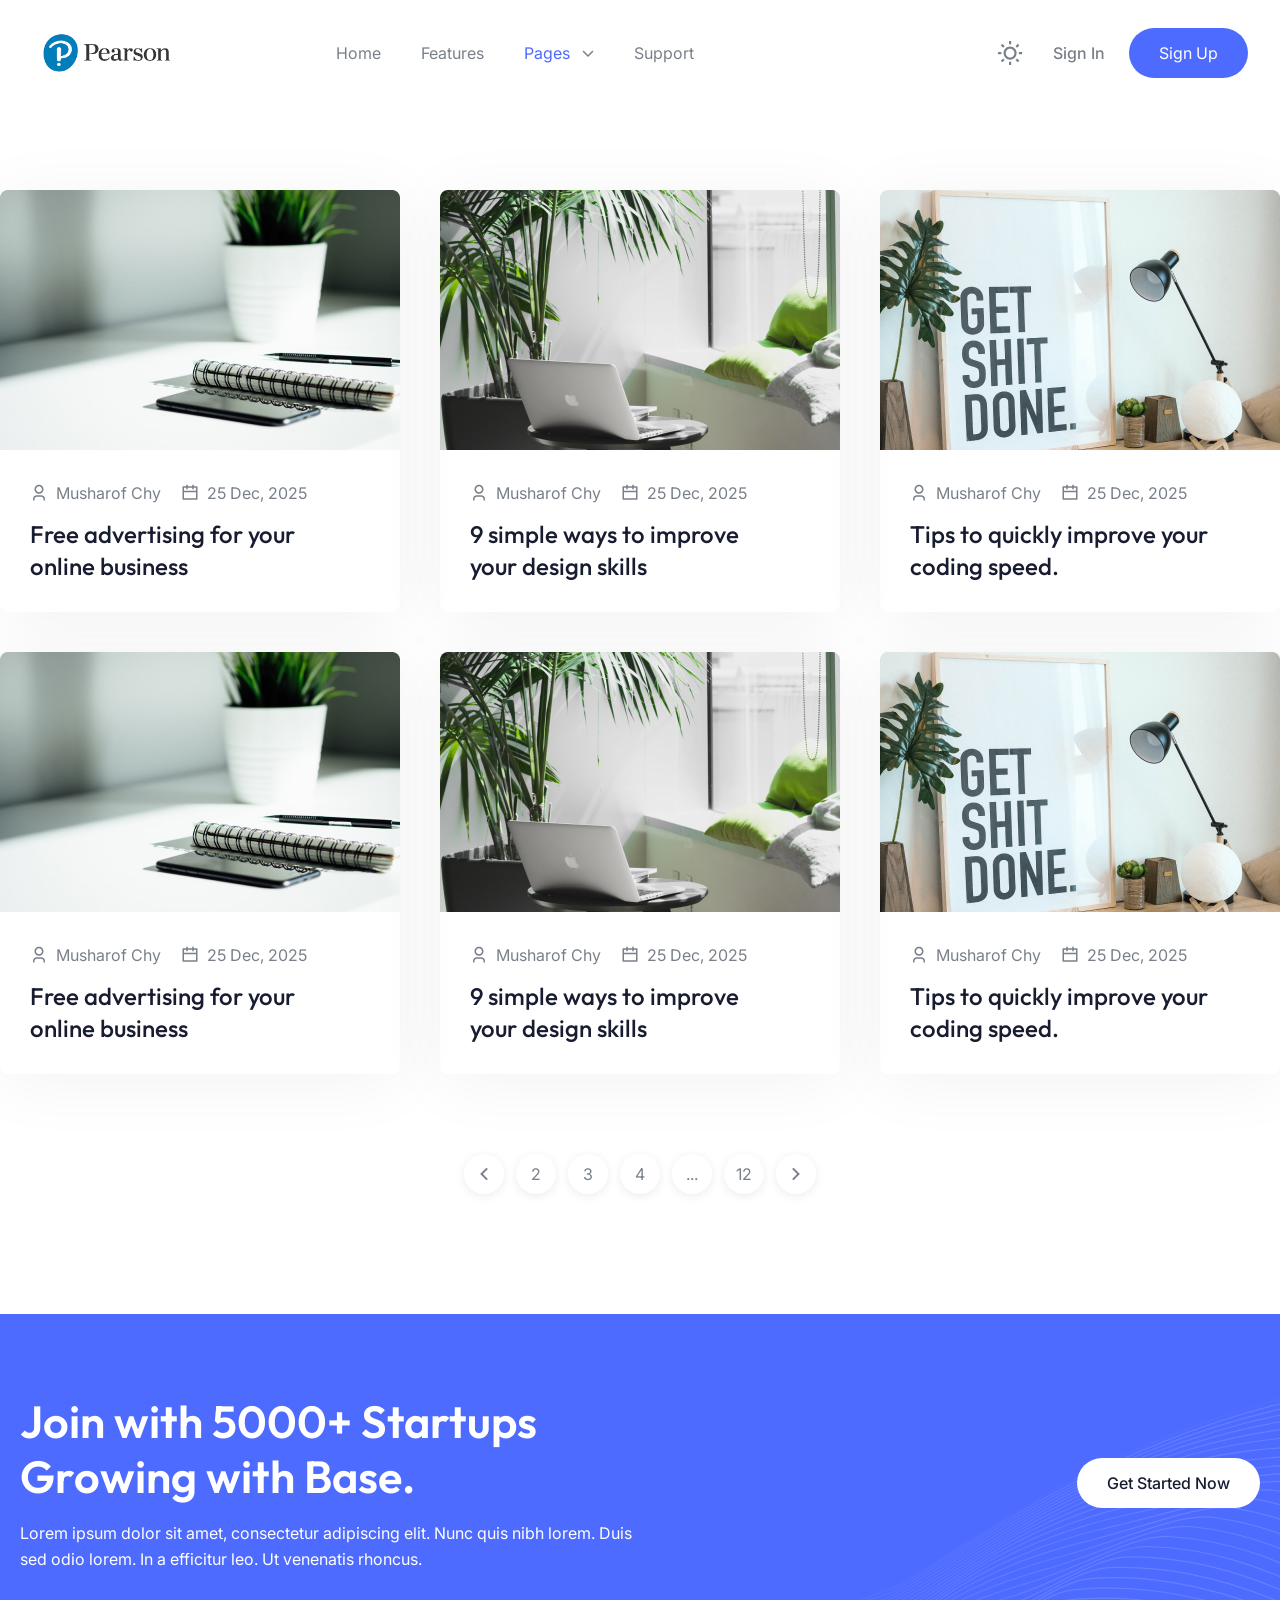
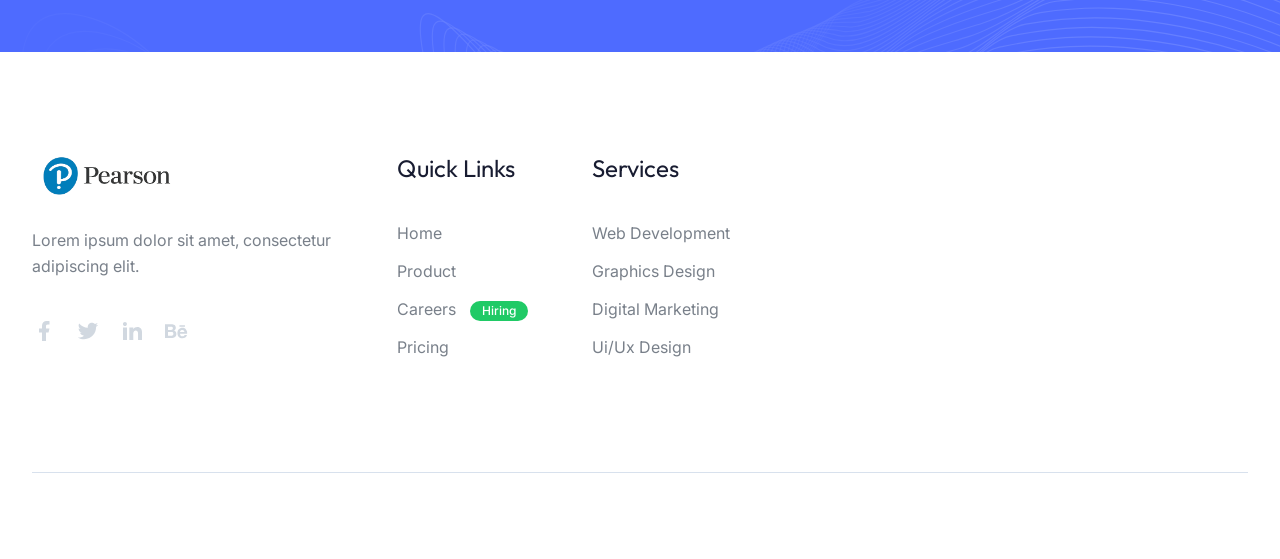
<file: blog-grid.html>
<!DOCTYPE html>
<html lang="en">
  <head>
    <meta charset="UTF-8" />
    <meta http-equiv="X-UA-Compatible" content="IE=edge" />
    <meta name="viewport" content="width=device-width, initial-scale=1.0" />
    <title>Blog Grids | Base - Tailwind CSS Startup Template</title>
  <link id="favicon" rel="icon" type="image/png" href="images/logo-dark.png" />
  <script>
    (function () {
      var stored = localStorage.getItem('darkMode');
      var dark = stored === null ? true : JSON.parse(stored);
      var link = document.getElementById('favicon');
      if (link) link.href = dark ? 'images/logo-dark.png' : 'images/logo.png';
    })();
  </script>
  <link href="style.css" rel="stylesheet"></head>
  <body
    x-data="{ page: 'blog-grid', 'darkMode': true, 'stickyMenu': false, 'navigationOpen': false, 'scrollTop': false }"
    x-init="
         darkMode = JSON.parse(localStorage.getItem('darkMode'));
         $watch('darkMode', value => {
           localStorage.setItem('darkMode', JSON.stringify(value));
           const link = document.getElementById('favicon');
           if (link) link.href = value ? 'images/logo-dark.png' : 'images/logo.png';
         })"
    :class="{'b eh': darkMode === true}"
  >
    <!-- ===== Header Start ===== -->
    <header
  class="g s r vd ya cj"
  :class="{ 'hh sm _k dj bl ll' : stickyMenu }"
  @scroll.window="stickyMenu = (window.pageYOffset > 20) ? true : false"
>
  <div class="bb ze ki xn 2xl:ud-px-0 oo wf yf i">
    <div class="vd to/4 tc wf yf">
      <a href="index.html" class="pearson-logo">
        <img class="om" src="images/logo.png" alt="Pearson LLC Logo" width="160" height="48" />
        <img class="xc nm" src="images/logo-dark.png" alt="Pearson LLC Logo" width="160" height="48" />
      </a>

      <!-- Hamburger Toggle BTN -->
      <button class="po rc" @click="navigationOpen = !navigationOpen">
        <span class="rc i pf re pd">
          <span class="du-block h q vd yc">
            <span class="rc i r s eh um tg te rd eb ml jl dl" :class="{ 'ue el': !navigationOpen }"></span>
            <span class="rc i r s eh um tg te rd eb ml jl fl" :class="{ 'ue qr': !navigationOpen }"></span>
            <span class="rc i r s eh um tg te rd eb ml jl gl" :class="{ 'ue hl': !navigationOpen }"></span>
          </span>
          <span class="du-block h q vd yc lf">
            <span class="rc eh um tg ml jl el h na r ve yc" :class="{ 'sd dl': !navigationOpen }"></span>
            <span class="rc eh um tg ml jl qr h s pa vd rd" :class="{ 'sd rr': !navigationOpen }"></span>
          </span>
        </span>
      </button>
      <!-- Hamburger Toggle BTN -->
    </div>

    <div
      class="vd wo/4 sd qo f ho oo wf yf"
      :class="{ 'd hh rm sr td ud qg ug jc yh': navigationOpen }"
    >
      <nav>
        <ul class="tc _o sf yo cg ep">
          <li><a href="index.html" class="xl" :class="{ 'mk': page === 'home' }">Home</a></li>
          <li><a href="index.html#features" class="xl">Features</a></li>
          <li class="c i" x-data="{ dropdown: false }">
            <a
              href="#"
              class="xl tc wf yf bg"
              @click.prevent="dropdown = !dropdown"
              :class="{ 'mk': page === 'blog-grid' || page === 'blog-single' || page === 'signin' || page === 'signup' || page === '404' }"
            >
              Pages

              <svg
              :class="{ 'wh': dropdown }"
              class="th mm we fd pf" xmlns="http://www.w3.org/2000/svg" viewBox="0 0 512 512">
                <path d="M233.4 406.6c12.5 12.5 32.8 12.5 45.3 0l192-192c12.5-12.5 12.5-32.8 0-45.3s-32.8-12.5-45.3 0L256 338.7 86.6 169.4c-12.5-12.5-32.8-12.5-45.3 0s-12.5 32.8 0 45.3l192 192z" />
              </svg>
            </a>

            <!-- Dropdown Start -->
            <ul class="a" :class="{ 'tc': dropdown }">
              <li><a href="blog-grid.html" class="xl" :class="{ 'mk': page === 'blog-grid' }">Blog Grid</a></li>
              <li><a href="blog-single.html" class="xl" :class="{ 'mk': page === 'blog-single' }">Blog Single</a></li>
              <li><a href="signin.html" class="xl" :class="{ 'mk': page === 'signin' }">Sign In</a></li>
              <li><a href="signup.html" class="xl" :class="{ 'mk': page === 'signup' }">Sign Up</a></li>
              <li><a href="404.html" class="xl" :class="{ 'mk': page === '404' }">404</a></li>
            </ul>
            <!-- Dropdown End -->
          </li>
          <li><a href="index.html#support" class="xl">Support</a></li>
        </ul>
      </nav>

      <div class="tc wf ig pb no">
        <div class="pc h io pa ra" :class="navigationOpen ? '!-ud-visible' : 'd'">
          <label class="rc ab i">
            <input type="checkbox" :value="darkMode" @change="darkMode = !darkMode" class="pf vd yc uk h r za ab" />
            <!-- Icon Sun -->
            <svg :class="{ 'wn' : page === 'home', 'xh' : page === 'home' && stickyMenu }" class="th om" width="25" height="25" viewBox="0 0 25 25" fill="none" xmlns="http://www.w3.org/2000/svg">
              <path d="M12.0908 18.6363C10.3549 18.6363 8.69 17.9467 7.46249 16.7192C6.23497 15.4916 5.54537 13.8268 5.54537 12.0908C5.54537 10.3549 6.23497 8.69 7.46249 7.46249C8.69 6.23497 10.3549 5.54537 12.0908 5.54537C13.8268 5.54537 15.4916 6.23497 16.7192 7.46249C17.9467 8.69 18.6363 10.3549 18.6363 12.0908C18.6363 13.8268 17.9467 15.4916 16.7192 16.7192C15.4916 17.9467 13.8268 18.6363 12.0908 18.6363ZM12.0908 16.4545C13.2481 16.4545 14.358 15.9947 15.1764 15.1764C15.9947 14.358 16.4545 13.2481 16.4545 12.0908C16.4545 10.9335 15.9947 9.8236 15.1764 9.00526C14.358 8.18692 13.2481 7.72718 12.0908 7.72718C10.9335 7.72718 9.8236 8.18692 9.00526 9.00526C8.18692 9.8236 7.72718 10.9335 7.72718 12.0908C7.72718 13.2481 8.18692 14.358 9.00526 15.1764C9.8236 15.9947 10.9335 16.4545 12.0908 16.4545ZM10.9999 0.0908203H13.1817V3.36355H10.9999V0.0908203ZM10.9999 20.8181H13.1817V24.0908H10.9999V20.8181ZM2.83446 4.377L4.377 2.83446L6.69082 5.14828L5.14828 6.69082L2.83446 4.37809V4.377ZM17.4908 19.0334L19.0334 17.4908L21.3472 19.8046L19.8046 21.3472L17.4908 19.0334ZM19.8046 2.83337L21.3472 4.377L19.0334 6.69082L17.4908 5.14828L19.8046 2.83446V2.83337ZM5.14828 17.4908L6.69082 19.0334L4.377 21.3472L2.83446 19.8046L5.14828 17.4908ZM24.0908 10.9999V13.1817H20.8181V10.9999H24.0908ZM3.36355 10.9999V13.1817H0.0908203V10.9999H3.36355Z" fill=""/>
            </svg>
            <!-- Icon Sun -->
            <img class="xc nm" src="images/icon-moon.svg" alt="Moon" />
          </label>
        </div>

        <a href="signin.html" :class="{ 'nk yl' : page === 'home', 'ok' : page === 'home' && stickyMenu }" class="ek pk xl">Sign In</a>
        <a href="signup.html" :class="{ 'hh/[0.15]' : page === 'home', 'sh' : page === 'home' && stickyMenu }" class="lk gh dk rg tc wf xf _l gi hi">Sign Up</a>
      </div>
    </div>
  </div>
</header>

    <!-- ===== Header End ===== -->

    <main>
      <!-- ===== Blog Grid Start ===== -->
      <section class="ji gp uq">
        <div class="bb ye ki xn vq jb jo">
          <div class="wc qf pn xo zf iq">
            <!-- Blog Item -->
            <div class="animate_top sg vk rm xm">
              <div class="c rc i z-1 pg">
                <img class="w-full" src="images/blog-01.png" alt="Blog" />

                <div
                  class="im h r s df vd yc wg tc wf xf al hh/20 nl il z-10"
                >
                  <a href="./blog-single.html" class="vc ek rg lk gh sl ml il gi hi"
                    >Read More</a
                  >
                </div>
              </div>

              <div class="yh">
                <div class="tc uf wf ag jq">
                  <div class="tc wf ag">
                    <img src="images/icon-man.svg" alt="User" />
                    <p>Musharof Chy</p>
                  </div>
                  <div class="tc wf ag">
                    <img src="images/icon-calender.svg" alt="Calender" />
                    <p>25 Dec, 2025</p>
                  </div>
                </div>
                <h4 class="ek tj ml il kk wm xl eq lb">
                  <a href="blog-single.html">Free advertising for your online business</a>
                </h4>
              </div>
            </div>

            <!-- Blog Item -->
            <div class="animate_top sg vk rm xm">
              <div class="c rc i z-1 pg">
                <img class="w-full" src="images/blog-02.png" alt="Blog" />

                <div
                  class="im h r s df vd yc wg tc wf xf al hh/20 nl il z-10"
                >
                  <a href="./blog-single.html" class="vc ek rg lk gh sl ml il gi hi"
                    >Read More</a
                  >
                </div>
              </div>

              <div class="yh">
                <div class="tc uf wf ag jq">
                  <div class="tc wf ag">
                    <img src="images/icon-man.svg" alt="User" />
                    <p>Musharof Chy</p>
                  </div>
                  <div class="tc wf ag">
                    <img src="images/icon-calender.svg" alt="Calender" />
                    <p>25 Dec, 2025</p>
                  </div>
                </div>
                <h4 class="ek tj ml il kk wm xl eq lb">
                  <a href="blog-single.html">9 simple ways to improve your design skills</a>
                </h4>
              </div>
            </div>

            <!-- Blog Item -->
            <div class="animate_top sg vk rm xm">
              <div class="c rc i z-1 pg">
                <img class="w-full" src="images/blog-03.png" alt="Blog" />

                <div
                  class="im h r s df vd yc wg tc wf xf al hh/20 nl il z-10"
                >
                  <a href="./blog-single.html" class="vc ek rg lk gh sl ml il gi hi"
                    >Read More</a
                  >
                </div>
              </div>

              <div class="yh">
                <div class="tc uf wf ag jq">
                  <div class="tc wf ag">
                    <img src="images/icon-man.svg" alt="User" />
                    <p>Musharof Chy</p>
                  </div>
                  <div class="tc wf ag">
                    <img src="images/icon-calender.svg" alt="Calender" />
                    <p>25 Dec, 2025</p>
                  </div>
                </div>
                <h4 class="ek tj ml il kk wm xl eq lb">
                  <a href="blog-single.html">Tips to quickly improve your coding speed.</a>
                </h4>
              </div>
            </div>

            <!-- Blog Item -->
            <div class="animate_top sg vk rm xm">
              <div class="c rc i z-1 pg">
                <img class="w-full" src="images/blog-01.png" alt="Blog" />

                <div
                  class="im h r s df vd yc wg tc wf xf al hh/20 nl il z-10"
                >
                  <a href="./blog-single.html" class="vc ek rg lk gh sl ml il gi hi"
                    >Read More</a
                  >
                </div>
              </div>

              <div class="yh">
                <div class="tc uf wf ag jq">
                  <div class="tc wf ag">
                    <img src="images/icon-man.svg" alt="User" />
                    <p>Musharof Chy</p>
                  </div>
                  <div class="tc wf ag">
                    <img src="images/icon-calender.svg" alt="Calender" />
                    <p>25 Dec, 2025</p>
                  </div>
                </div>
                <h4 class="ek tj ml il kk wm xl eq lb">
                  <a href="blog-single.html">Free advertising for your online business</a>
                </h4>
              </div>
            </div>

            <!-- Blog Item -->
            <div class="animate_top sg vk rm xm">
              <div class="c rc i z-1 pg">
                <img class="w-full" src="images/blog-02.png" alt="Blog" />

                <div
                  class="im h r s df vd yc wg tc wf xf al hh/20 nl il z-10"
                >
                  <a href="./blog-single.html" class="vc ek rg lk gh sl ml il gi hi"
                    >Read More</a
                  >
                </div>
              </div>

              <div class="yh">
                <div class="tc uf wf ag jq">
                  <div class="tc wf ag">
                    <img src="images/icon-man.svg" alt="User" />
                    <p>Musharof Chy</p>
                  </div>
                  <div class="tc wf ag">
                    <img src="images/icon-calender.svg" alt="Calender" />
                    <p>25 Dec, 2025</p>
                  </div>
                </div>
                <h4 class="ek tj ml il kk wm xl eq lb">
                  <a href="blog-single.html">9 simple ways to improve your design skills</a>
                </h4>
              </div>
            </div>

            <!-- Blog Item -->
            <div class="animate_top sg vk rm xm">
              <div class="c rc i z-1 pg">
                <img class="w-full" src="images/blog-03.png" alt="Blog" />

                <div
                  class="im h r s df vd yc wg tc wf xf al hh/20 nl il z-10"
                >
                  <a href="./blog-single.html" class="vc ek rg lk gh sl ml il gi hi"
                    >Read More</a
                  >
                </div>
              </div>

              <div class="yh">
                <div class="tc uf wf ag jq">
                  <div class="tc wf ag">
                    <img src="images/icon-man.svg" alt="User" />
                    <p>Musharof Chy</p>
                  </div>
                  <div class="tc wf ag">
                    <img src="images/icon-calender.svg" alt="Calender" />
                    <p>25 Dec, 2025</p>
                  </div>
                </div>
                <h4 class="ek tj ml il kk wm xl eq lb">
                  <a href="blog-single.html">Tips to quickly improve your coding speed.</a>
                </h4>
              </div>
            </div>
          </div>

          <!-- Pagination -->
          <div class="mb lo bq i ua">
            <nav>
              <ul class="tc wf xf bg">
                <li>
                  <a
                    class="c tc wf xf wd in zc hn rg uj fo wk xm ml il hh rm tl zm yl an"
                    href="#"
                  >
                    <svg class="th lm ml il" width="8" height="14" viewBox="0 0 8 14" fill="none" xmlns="http://www.w3.org/2000/svg">
                      <path d="M2.93884 6.99999L7.88884 11.95L6.47484 13.364L0.11084 6.99999L6.47484 0.635986L7.88884 2.04999L2.93884 6.99999Z" />
                    </svg>
                  </a>
                </li>
                <li>
                  <a
                    class="c tc wf xf wd in zc hn rg uj fo wk xm ml il hh rm tl zm yl an"
                    href="#"
                  >
                    2
                  </a>
                </li>
                <li>
                  <a
                    class="c tc wf xf wd in zc hn rg uj fo wk xm ml il hh rm tl zm yl an"
                    href="#"
                  >
                    3
                  </a>
                </li>
                <li>
                  <a
                    class="c tc wf xf wd in zc hn rg uj fo wk xm ml il hh rm tl zm yl an"
                    href="#"
                  >
                    4
                  </a>
                </li>
                <li>
                  <a
                    class="c tc wf xf wd in zc hn rg uj fo wk xm ml il hh rm tl zm yl an"
                    href="#"
                  >
                    ...
                  </a>
                </li>
                <li>
                  <a
                    class="c tc wf xf wd in zc hn rg uj fo wk xm ml il hh rm tl zm yl an"
                    href="#"
                  >
                    12
                  </a>
                </li>
                <li>
                  <a
                    class="c tc wf xf wd in zc hn rg uj fo wk xm ml il hh rm tl zm yl an"
                    href="#"
                  >
                    <svg class="th lm ml il" width="8" height="14" viewBox="0 0 8 14" fill="none" xmlns="http://www.w3.org/2000/svg">
                      <path d="M5.06067 7.00001L0.110671 2.05001L1.52467 0.636014L7.88867 7.00001L1.52467 13.364L0.110672 11.95L5.06067 7.00001Z" fill="#fefdfo" />
                    </svg>
                  </a>
                </li>
              </ul>
            </nav>
          </div>
          <!-- Pagination -->
        </div>
      </section>
      <!-- ===== Blog Grid End ===== -->

      <!-- ===== CTA Start ===== -->
      <section class="i pg gh ji">
  <!-- Bg Shape -->
  <img class="h p q" src="images/shape-16.svg" alt="Bg Shape" />

  <div class="bb ye i z-10 ki xn dr">
    <div class="tc uf sn tn un gg">
      <div class="animate_left to/2">
        <h2 class="fk vj zp pr lk ac">
            Join with 5000+ Startups Growing with Base.
        </h2>
        <p class="lk">
            Lorem ipsum dolor sit amet, consectetur adipiscing elit. Nunc quis nibh lorem. Duis sed odio lorem. In a efficitur leo. Ut venenatis rhoncus.
        </p>
      </div>
      <div class="animate_right bf">
        <a href="#" class="vc ek kk hh rg ol il cm gi hi">
            Get Started Now
        </a>
      </div>
    </div>
  </div>
</section>

      <!-- ===== CTA End ===== -->
    </main>
    <!-- ===== Footer Start ===== -->
    <footer>
  <div class="bb ze ki xn 2xl:ud-px-0">
    <!-- Footer Top -->
    <div class="ji gp">
      <div class="tc uf ap gg fp">
        <div class="animate_top zd/2 to/4">
          <a href="index.html" class="pearson-logo">
            <img class="om" src="images/logo.png" alt="Pearson LLC Logo" width="160" height="48" />
        <img class="xc nm" src="images/logo-dark.png" alt="Pearson LLC Logo" width="160" height="48" />
          </a>

          <p class="lc fb">Lorem ipsum dolor sit amet, consectetur adipiscing elit.</p>

          <ul class="tc wf cg">
            <li>
              <a href="#">
                <svg class="vh ul cl il" width="24" height="24" viewBox="0 0 24 24" fill="none" xmlns="http://www.w3.org/2000/svg">
                  <g clip-path="url(#clip0_48_1499)">
                    <path d="M14 13.5H16.5L17.5 9.5H14V7.5C14 6.47 14 5.5 16 5.5H17.5V2.14C17.174 2.097 15.943 2 14.643 2C11.928 2 10 3.657 10 6.7V9.5H7V13.5H10V22H14V13.5Z" fill="" />
                  </g>
                  <defs>
                    <clipPath id="clip0_48_1499">
                      <rect width="24" height="24" fill="white" />
                    </clipPath>
                  </defs>
                </svg>
              </a>
            </li>
            <li>
              <a href="#">
                <svg class="vh ul cl il" width="24" height="24" viewBox="0 0 24 24" fill="none" xmlns="http://www.w3.org/2000/svg">
                  <g clip-path="url(#clip0_48_1502)">
                    <path
                      d="M22.162 5.65593C21.3985 5.99362 20.589 6.2154 19.76 6.31393C20.6337 5.79136 21.2877 4.96894 21.6 3.99993C20.78 4.48793 19.881 4.82993 18.944 5.01493C18.3146 4.34151 17.4803 3.89489 16.5709 3.74451C15.6615 3.59413 14.7279 3.74842 13.9153 4.18338C13.1026 4.61834 12.4564 5.30961 12.0771 6.14972C11.6978 6.98983 11.6067 7.93171 11.818 8.82893C10.1551 8.74558 8.52832 8.31345 7.04328 7.56059C5.55823 6.80773 4.24812 5.75098 3.19799 4.45893C2.82628 5.09738 2.63095 5.82315 2.63199 6.56193C2.63199 8.01193 3.36999 9.29293 4.49199 10.0429C3.828 10.022 3.17862 9.84271 2.59799 9.51993V9.57193C2.59819 10.5376 2.93236 11.4735 3.54384 12.221C4.15532 12.9684 5.00647 13.4814 5.95299 13.6729C5.33661 13.84 4.6903 13.8646 4.06299 13.7449C4.32986 14.5762 4.85 15.3031 5.55058 15.824C6.25117 16.345 7.09712 16.6337 7.96999 16.6499C7.10247 17.3313 6.10917 17.8349 5.04687 18.1321C3.98458 18.4293 2.87412 18.5142 1.77899 18.3819C3.69069 19.6114 5.91609 20.2641 8.18899 20.2619C15.882 20.2619 20.089 13.8889 20.089 8.36193C20.089 8.18193 20.084 7.99993 20.076 7.82193C20.8949 7.2301 21.6016 6.49695 22.163 5.65693L22.162 5.65593Z"
                      fill=""
                    />
                  </g>
                  <defs>
                    <clipPath id="clip0_48_1502">
                      <rect width="24" height="24" fill="white" />
                    </clipPath>
                  </defs>
                </svg>
              </a>
            </li>
            <li>
              <a href="#">
                <svg class="vh ul cl il" width="24" height="24" viewBox="0 0 24 24" fill="none" xmlns="http://www.w3.org/2000/svg">
                  <g clip-path="url(#clip0_48_1505)">
                    <path
                      d="M6.94 5.00002C6.93974 5.53046 6.72877 6.03906 6.35351 6.41394C5.97825 6.78883 5.46944 6.99929 4.939 6.99902C4.40857 6.99876 3.89997 6.78779 3.52508 6.41253C3.1502 6.03727 2.93974 5.52846 2.94 4.99802C2.94027 4.46759 3.15124 3.95899 3.5265 3.5841C3.90176 3.20922 4.41057 2.99876 4.941 2.99902C5.47144 2.99929 5.98004 3.21026 6.35492 3.58552C6.72981 3.96078 6.94027 4.46959 6.94 5.00002ZM7 8.48002H3V21H7V8.48002ZM13.32 8.48002H9.34V21H13.28V14.43C13.28 10.77 18.05 10.43 18.05 14.43V21H22V13.07C22 6.90002 14.94 7.13002 13.28 10.16L13.32 8.48002Z"
                      fill=""
                    />
                  </g>
                  <defs>
                    <clipPath id="clip0_48_1505">
                      <rect width="24" height="24" fill="white" />
                    </clipPath>
                  </defs>
                </svg>
              </a>
            </li>
            <li>
              <a href="#">
                <svg class="vh ul cl il" width="24" height="24" viewBox="0 0 24 24" xmlns="http://www.w3.org/2000/svg">
                  <g clip-path="url(#clip0_48_1508)">
                    <path
                      d="M7.443 5.3501C8.082 5.3501 8.673 5.4001 9.213 5.5481C9.70301 5.63814 10.1708 5.82293 10.59 6.0921C10.984 6.3391 11.279 6.6861 11.475 7.1311C11.672 7.5761 11.77 8.1211 11.77 8.7141C11.77 9.4071 11.623 10.0001 11.279 10.4451C10.984 10.8911 10.492 11.2861 9.902 11.5831C10.738 11.8311 11.377 12.2761 11.77 12.8691C12.164 13.4631 12.41 14.2051 12.41 15.0461C12.41 15.7391 12.262 16.3321 12.016 16.8271C11.77 17.3221 11.377 17.7671 10.934 18.0641C10.4528 18.3825 9.92084 18.6165 9.361 18.7561C8.771 18.9051 8.181 19.0041 7.591 19.0041H1V5.3501H7.443ZM7.049 10.8901C7.59 10.8901 8.033 10.7421 8.377 10.4951C8.721 10.2481 8.869 9.8021 8.869 9.2581C8.869 8.9611 8.819 8.6641 8.721 8.4671C8.623 8.2691 8.475 8.1201 8.279 7.9721C8.082 7.8731 7.885 7.7741 7.639 7.7251C7.393 7.6751 7.148 7.6751 6.852 7.6751H4V10.8911H7.05L7.049 10.8901ZM7.197 16.7281C7.492 16.7281 7.787 16.6781 8.033 16.6291C8.28138 16.5819 8.51628 16.4805 8.721 16.3321C8.92139 16.1873 9.08903 16.002 9.213 15.7881C9.311 15.5411 9.41 15.2441 9.41 14.8981C9.41 14.2051 9.213 13.7101 8.82 13.3641C8.426 13.0671 7.885 12.9191 7.246 12.9191H4V16.7291H7.197V16.7281ZM16.689 16.6781C17.082 17.0741 17.672 17.2721 18.459 17.2721C19 17.2721 19.492 17.1241 19.885 16.8771C20.279 16.5801 20.525 16.2831 20.623 15.9861H23.033C22.639 17.1731 22.049 18.0141 21.263 18.5581C20.475 19.0531 19.541 19.3501 18.41 19.3501C17.6864 19.3523 16.9688 19.2179 16.295 18.9541C15.6887 18.7266 15.148 18.3529 14.721 17.8661C14.2643 17.4107 13.9267 16.8498 13.738 16.2331C13.492 15.5901 13.393 14.8981 13.393 14.1061C13.393 13.3641 13.492 12.6721 13.738 12.0281C13.9745 11.4082 14.3245 10.8378 14.77 10.3461C15.213 9.9011 15.754 9.5061 16.344 9.2581C17.0007 8.99416 17.7022 8.85969 18.41 8.8621C19.246 8.8621 19.984 9.0111 20.623 9.3571C21.263 9.7031 21.754 10.0991 22.148 10.6931C22.5499 11.2636 22.8494 11.8998 23.033 12.5731C23.131 13.2651 23.18 13.9581 23.131 14.7491H16C16 15.5411 16.295 16.2831 16.689 16.6791V16.6781ZM19.787 11.4841C19.443 11.1381 18.902 10.9401 18.262 10.9401C17.82 10.9401 17.475 11.0391 17.18 11.1871C16.885 11.3361 16.689 11.5341 16.492 11.7321C16.311 11.9234 16.1912 12.1643 16.148 12.4241C16.098 12.6721 16.049 12.8691 16.049 13.0671H20.475C20.377 12.3251 20.131 11.8311 19.787 11.4841V11.4841ZM15.459 6.2901H20.967V7.6261H15.46V6.2901H15.459Z"
                    />
                  </g>
                  <defs>
                    <clipPath id="clip0_48_1508">
                      <rect width="24" height="24" fill="white" />
                    </clipPath>
                  </defs>
                </svg>
              </a>
            </li>
          </ul>
        </div>

        <div class="vd ro tc sf rn un gg vn">
          <div class="animate_top">
            <h4 class="kk wm tj ec">Quick Links</h4>

            <ul>
              <li><a href="#" class="sc xl vb">Home</a></li>
              <li><a href="#" class="sc xl vb">Product</a></li>
              <li>
                <a href="#" class="sc xl vb">
                  Careers 
                  <span class="sc ek uj lk nh rg zi _i nc">Hiring</span>
                </a>
              </li>
              <li><a href="#" class="sc xl vb">Pricing</a></li>
            </ul>
          </div>

          <div class="animate_top">
            <h4 class="kk wm tj ec">Services</h4>

            <ul>
              <li><a href="#" class="sc xl vb">Web Development</a></li>
              <li><a href="#" class="sc xl vb">Graphics Design</a></li>
              <li><a href="#" class="sc xl vb">Digital Marketing</a></li>
              <li><a href="#" class="sc xl vb">Ui/Ux Design</a></li>
            </ul>
          </div>

          <div class="animate_top">
            <h4 class="kk wm tj ec">Support</h4>

            <ul>
              <li><a href="#" class="sc xl vb">Company</a></li>
              <li><a href="#" class="sc xl vb">Press media</a></li>
              <li><a href="#" class="sc xl vb">Our Blog</a></li>
              <li><a href="#" class="sc xl vb">Contact Us</a></li>
            </ul>
          </div>

          <div class="animate_top">
            <h4 class="kk wm tj ec">Newsletter</h4>
            <p class="ac qe">Subscribe to receive future updates</p>

            <form action="https://formbold.com/s/unique_form_id" method="POST">
              <div class="i">
                <input
                  type="text"
                  placeholder="Email address"
                  class="vd sm _g ch pm vk xm rg gm dm dn gi mi"
                />

                <button class="h q fi">
                  <svg class="th vm ul" width="20" height="20" viewBox="0 0 20 20" fill="none" xmlns="http://www.w3.org/2000/svg">
                    <g clip-path="url(#clip0_48_1487)">
                      <path
                        d="M3.1175 1.17318L18.5025 9.63484C18.5678 9.67081 18.6223 9.72365 18.6602 9.78786C18.6982 9.85206 18.7182 9.92527 18.7182 9.99984C18.7182 10.0744 18.6982 10.1476 18.6602 10.2118C18.6223 10.276 18.5678 10.3289 18.5025 10.3648L3.1175 18.8265C3.05406 18.8614 2.98262 18.8792 2.91023 18.8781C2.83783 18.8769 2.76698 18.857 2.70465 18.8201C2.64232 18.7833 2.59066 18.7308 2.55478 18.6679C2.51889 18.6051 2.50001 18.5339 2.5 18.4615V1.53818C2.50001 1.46577 2.51889 1.39462 2.55478 1.33174C2.59066 1.26885 2.64232 1.2164 2.70465 1.17956C2.76698 1.14272 2.83783 1.12275 2.91023 1.12163C2.98262 1.12051 3.05406 1.13828 3.1175 1.17318ZM4.16667 10.8332V16.3473L15.7083 9.99984L4.16667 3.65234V9.16651H8.33333V10.8332H4.16667Z"
                        fill=""
                      />
                    </g>
                    <defs>
                      <clipPath id="clip0_48_1487">
                        <rect width="20" height="20" fill="white" />
                      </clipPath>
                    </defs>
                  </svg>
                </button>
              </div>
            </form>
          </div>
        </div>
      </div>
    </div>
    <!-- Footer Top -->

    <!-- Footer Bottom -->
    <div class="bh ch pm tc uf sf yo wf xf ap cg fp bj">
      <div class="animate_top">
        <ul class="tc wf gg">
          <li><a href="#" class="xl">English</a></li>
          <li><a href="#" class="xl">Privacy Policy</a></li>
          <li><a href="#" class="xl">Support</a></li>
        </ul>
      </div>

      <div class="animate_top">
        <p>&copy; 2025 Base. All rights reserved</p>
      </div>
    </div>
    <!-- Footer Bottom -->
  </div>
</footer>

    <!-- ===== Footer End ===== -->

    <!-- ====== Back To Top Start ===== -->
    <button
  class="xc wf xf ie ld vg sr gh tr g sa ta _a"
  @click="window.scrollTo({top: 0, behavior: 'smooth'})"
  @scroll.window="scrollTop = (window.pageYOffset > 50) ? true : false"
  :class="{ 'uc' : scrollTop }"
>
  <svg class="uh se qd" xmlns="http://www.w3.org/2000/svg" viewBox="0 0 512 512">
    <path d="M233.4 105.4c12.5-12.5 32.8-12.5 45.3 0l192 192c12.5 12.5 12.5 32.8 0 45.3s-32.8 12.5-45.3 0L256 173.3 86.6 342.6c-12.5 12.5-32.8 12.5-45.3 0s-12.5-32.8 0-45.3l192-192z" />
  </svg>
</button>

    <!-- ====== Back To Top End ===== -->
  <script defer src="bundle.js"></script></body>
</html>
</file>
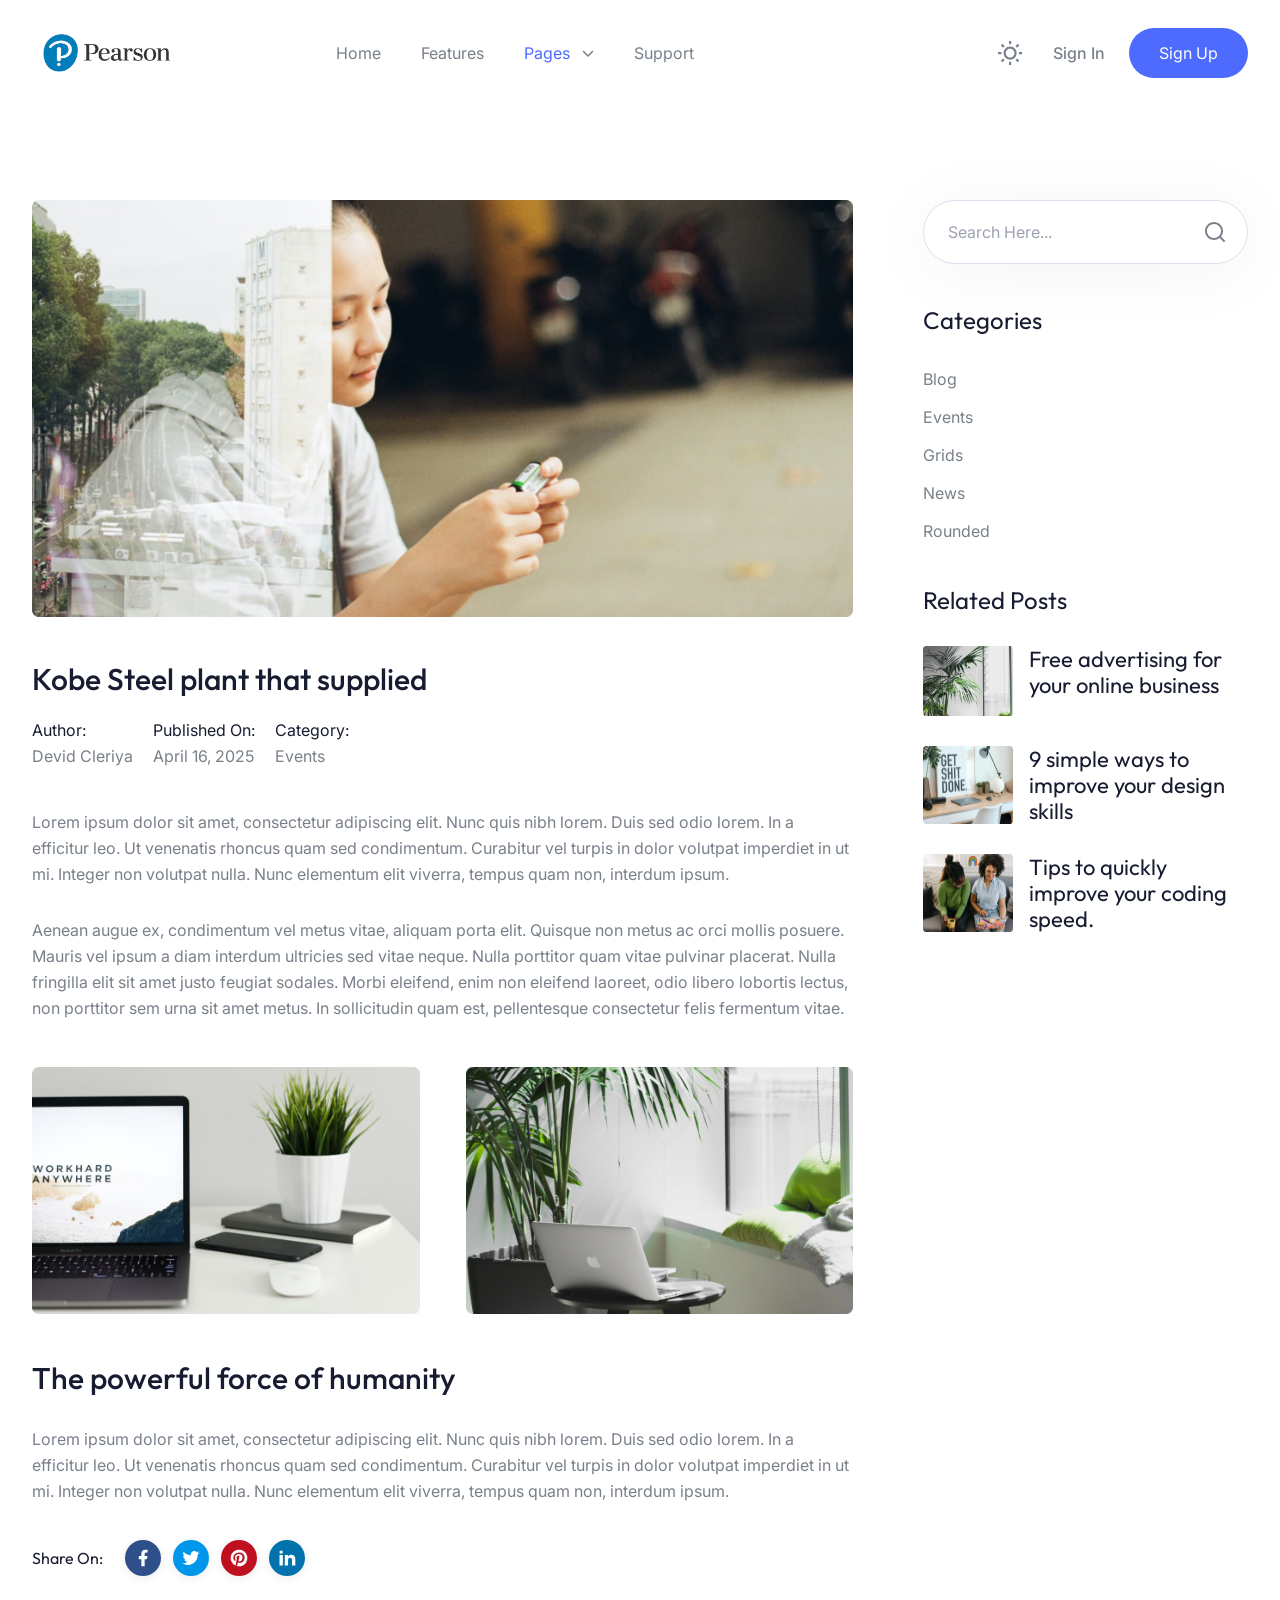
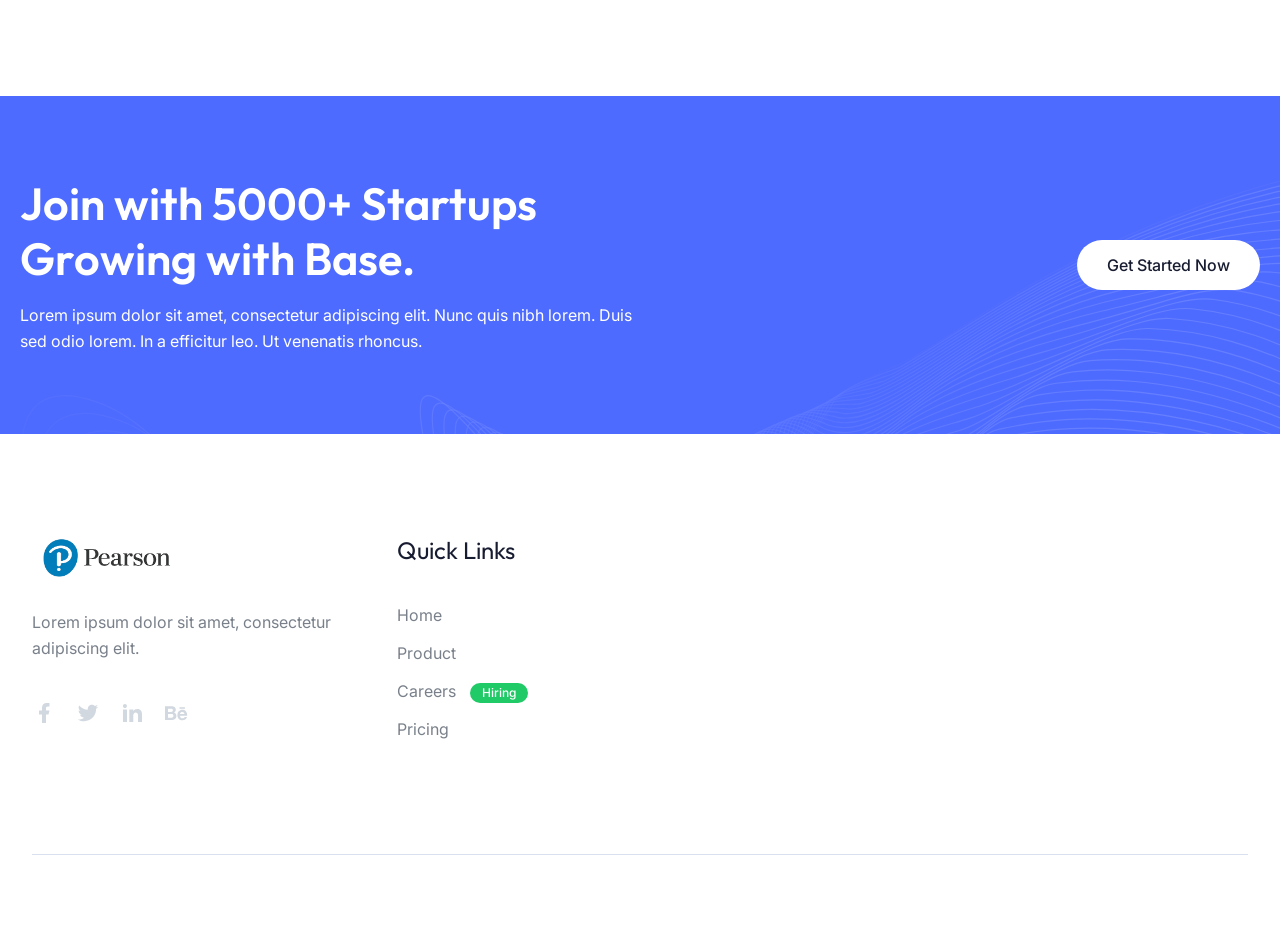
<file: blog-single.html>
<!DOCTYPE html>
<html lang="en">
  <head>
    <meta charset="UTF-8" />
    <meta http-equiv="X-UA-Compatible" content="IE=edge" />
    <meta name="viewport" content="width=device-width, initial-scale=1.0" />
    <title>Blog Details | Base - Tailwind CSS Startup Template</title>
  <link id="favicon" rel="icon" type="image/png" href="images/logo-dark.png" />
  <script>
    (function () {
      var stored = localStorage.getItem('darkMode');
      var dark = stored === null ? true : JSON.parse(stored);
      var link = document.getElementById('favicon');
      if (link) link.href = dark ? 'images/logo-dark.png' : 'images/logo.png';
    })();
  </script>
  <link href="style.css" rel="stylesheet"></head>
  <body
    x-data="{ page: 'blog-single', 'darkMode': true, 'stickyMenu': false, 'navigationOpen': false, 'scrollTop': false }"
    x-init="
         darkMode = JSON.parse(localStorage.getItem('darkMode'));
         $watch('darkMode', value => {
           localStorage.setItem('darkMode', JSON.stringify(value));
           const link = document.getElementById('favicon');
           if (link) link.href = value ? 'images/logo-dark.png' : 'images/logo.png';
         })"
    :class="{'b eh': darkMode === true}"
  >
    <!-- ===== Header Start ===== -->
    <header
  class="g s r vd ya cj"
  :class="{ 'hh sm _k dj bl ll' : stickyMenu }"
  @scroll.window="stickyMenu = (window.pageYOffset > 20) ? true : false"
>
  <div class="bb ze ki xn 2xl:ud-px-0 oo wf yf i">
    <div class="vd to/4 tc wf yf">
      <a href="index.html" class="pearson-logo">
        <img class="om" src="images/logo.png" alt="Pearson LLC Logo" width="160" height="48" />
        <img class="xc nm" src="images/logo-dark.png" alt="Pearson LLC Logo" width="160" height="48" />
      </a>

      <!-- Hamburger Toggle BTN -->
      <button class="po rc" @click="navigationOpen = !navigationOpen">
        <span class="rc i pf re pd">
          <span class="du-block h q vd yc">
            <span class="rc i r s eh um tg te rd eb ml jl dl" :class="{ 'ue el': !navigationOpen }"></span>
            <span class="rc i r s eh um tg te rd eb ml jl fl" :class="{ 'ue qr': !navigationOpen }"></span>
            <span class="rc i r s eh um tg te rd eb ml jl gl" :class="{ 'ue hl': !navigationOpen }"></span>
          </span>
          <span class="du-block h q vd yc lf">
            <span class="rc eh um tg ml jl el h na r ve yc" :class="{ 'sd dl': !navigationOpen }"></span>
            <span class="rc eh um tg ml jl qr h s pa vd rd" :class="{ 'sd rr': !navigationOpen }"></span>
          </span>
        </span>
      </button>
      <!-- Hamburger Toggle BTN -->
    </div>

    <div
      class="vd wo/4 sd qo f ho oo wf yf"
      :class="{ 'd hh rm sr td ud qg ug jc yh': navigationOpen }"
    >
      <nav>
        <ul class="tc _o sf yo cg ep">
          <li><a href="index.html" class="xl" :class="{ 'mk': page === 'home' }">Home</a></li>
          <li><a href="index.html#features" class="xl">Features</a></li>
          <li class="c i" x-data="{ dropdown: false }">
            <a
              href="#"
              class="xl tc wf yf bg"
              @click.prevent="dropdown = !dropdown"
              :class="{ 'mk': page === 'blog-grid' || page === 'blog-single' || page === 'signin' || page === 'signup' || page === '404' }"
            >
              Pages

              <svg
              :class="{ 'wh': dropdown }"
              class="th mm we fd pf" xmlns="http://www.w3.org/2000/svg" viewBox="0 0 512 512">
                <path d="M233.4 406.6c12.5 12.5 32.8 12.5 45.3 0l192-192c12.5-12.5 12.5-32.8 0-45.3s-32.8-12.5-45.3 0L256 338.7 86.6 169.4c-12.5-12.5-32.8-12.5-45.3 0s-12.5 32.8 0 45.3l192 192z" />
              </svg>
            </a>

            <!-- Dropdown Start -->
            <ul class="a" :class="{ 'tc': dropdown }">
              <li><a href="blog-grid.html" class="xl" :class="{ 'mk': page === 'blog-grid' }">Blog Grid</a></li>
              <li><a href="blog-single.html" class="xl" :class="{ 'mk': page === 'blog-single' }">Blog Single</a></li>
              <li><a href="signin.html" class="xl" :class="{ 'mk': page === 'signin' }">Sign In</a></li>
              <li><a href="signup.html" class="xl" :class="{ 'mk': page === 'signup' }">Sign Up</a></li>
              <li><a href="404.html" class="xl" :class="{ 'mk': page === '404' }">404</a></li>
            </ul>
            <!-- Dropdown End -->
          </li>
          <li><a href="index.html#support" class="xl">Support</a></li>
        </ul>
      </nav>

      <div class="tc wf ig pb no">
        <div class="pc h io pa ra" :class="navigationOpen ? '!-ud-visible' : 'd'">
          <label class="rc ab i">
            <input type="checkbox" :value="darkMode" @change="darkMode = !darkMode" class="pf vd yc uk h r za ab" />
            <!-- Icon Sun -->
            <svg :class="{ 'wn' : page === 'home', 'xh' : page === 'home' && stickyMenu }" class="th om" width="25" height="25" viewBox="0 0 25 25" fill="none" xmlns="http://www.w3.org/2000/svg">
              <path d="M12.0908 18.6363C10.3549 18.6363 8.69 17.9467 7.46249 16.7192C6.23497 15.4916 5.54537 13.8268 5.54537 12.0908C5.54537 10.3549 6.23497 8.69 7.46249 7.46249C8.69 6.23497 10.3549 5.54537 12.0908 5.54537C13.8268 5.54537 15.4916 6.23497 16.7192 7.46249C17.9467 8.69 18.6363 10.3549 18.6363 12.0908C18.6363 13.8268 17.9467 15.4916 16.7192 16.7192C15.4916 17.9467 13.8268 18.6363 12.0908 18.6363ZM12.0908 16.4545C13.2481 16.4545 14.358 15.9947 15.1764 15.1764C15.9947 14.358 16.4545 13.2481 16.4545 12.0908C16.4545 10.9335 15.9947 9.8236 15.1764 9.00526C14.358 8.18692 13.2481 7.72718 12.0908 7.72718C10.9335 7.72718 9.8236 8.18692 9.00526 9.00526C8.18692 9.8236 7.72718 10.9335 7.72718 12.0908C7.72718 13.2481 8.18692 14.358 9.00526 15.1764C9.8236 15.9947 10.9335 16.4545 12.0908 16.4545ZM10.9999 0.0908203H13.1817V3.36355H10.9999V0.0908203ZM10.9999 20.8181H13.1817V24.0908H10.9999V20.8181ZM2.83446 4.377L4.377 2.83446L6.69082 5.14828L5.14828 6.69082L2.83446 4.37809V4.377ZM17.4908 19.0334L19.0334 17.4908L21.3472 19.8046L19.8046 21.3472L17.4908 19.0334ZM19.8046 2.83337L21.3472 4.377L19.0334 6.69082L17.4908 5.14828L19.8046 2.83446V2.83337ZM5.14828 17.4908L6.69082 19.0334L4.377 21.3472L2.83446 19.8046L5.14828 17.4908ZM24.0908 10.9999V13.1817H20.8181V10.9999H24.0908ZM3.36355 10.9999V13.1817H0.0908203V10.9999H3.36355Z" fill=""/>
            </svg>
            <!-- Icon Sun -->
            <img class="xc nm" src="images/icon-moon.svg" alt="Moon" />
          </label>
        </div>

        <a href="signin.html" :class="{ 'nk yl' : page === 'home', 'ok' : page === 'home' && stickyMenu }" class="ek pk xl">Sign In</a>
        <a href="signup.html" :class="{ 'hh/[0.15]' : page === 'home', 'sh' : page === 'home' && stickyMenu }" class="lk gh dk rg tc wf xf _l gi hi">Sign Up</a>
      </div>
    </div>
  </div>
</header>

    <!-- ===== Header End ===== -->

    <main>
      <!-- ===== Blog Single Start ===== -->
      <section class="gj qp gr hj rp hr">
        <div class="bb ze ki xn 2xl:ud-px-0">
          <div class="tc sf yo zf kq">
            <div class="ro">
              <div class="animate_top rounded-md shadow-solid-13 bg-white dark:bg-blacksection border border-stroke dark:border-strokedark p-7.5 md:p-10">
                <img src="images/blog-big.png" alt="Blog" />

                <h2 class="ek vj 2xl:ud-text-title-lg kk wm nb gb">Kobe Steel plant that supplied</h2>

                <ul class="tc uf cg 2xl:ud-gap-15 fb">
                  <li><span class="rc kk wm">Author: </span> Devid Cleriya</li>
                  <li><span class="rc kk wm">Published On: </span> April 16, 2025</li>
                  <li><span class="rc kk wm">Category: </span> Events</li>
                </ul>

                <p>
                  Lorem ipsum dolor sit amet, consectetur adipiscing elit. Nunc quis nibh lorem. Duis sed odio lorem. In a efficitur leo. Ut venenatis rhoncus quam sed condimentum. Curabitur vel turpis in dolor volutpat imperdiet in ut mi. Integer non volutpat nulla. Nunc elementum elit viverra, tempus quam non, interdum ipsum. 
                </p>

                <p class="ob">
                  Aenean augue ex, condimentum vel metus vitae, aliquam porta elit. Quisque non metus ac orci mollis posuere. Mauris vel ipsum a diam interdum ultricies sed vitae neque. Nulla
                  porttitor quam vitae pulvinar placerat. Nulla fringilla elit sit amet justo feugiat sodales. Morbi eleifend, enim non eleifend laoreet, odio libero lobortis lectus, non porttitor sem
                  urna sit amet metus. In sollicitudin quam est, pellentesque consectetur felis fermentum vitae.
                </p>

                <div class="wc qf pn dg cb">
                  <img src="images/blog-04.png" alt="Blog" />
                  <img src="images/blog-05.png" alt="Blog" />
                </div>

                <h2 class="ek vj 2xl:ud-text-title-lg kk wm nb qb">The powerful force of humanity</h2>
                <p>
                  Lorem ipsum dolor sit amet, consectetur adipiscing elit. Nunc quis nibh lorem. Duis sed odio lorem. In a efficitur leo. Ut venenatis rhoncus quam sed condimentum. Curabitur vel
                  turpis in dolor volutpat imperdiet in ut mi. Integer non volutpat nulla. Nunc elementum elit viverra, tempus quam non, interdum ipsum.
                </p>

                <ul class="tc wf bg sb">
                  <li>
                    <p class="sj kk wm tb">Share On:</p>
                  </li>
                  <li>
                    <a href="#" class="tc wf xf yd ad rg ml il ih wk">
                      <svg width="20" height="20" viewBox="0 0 20 20" fill="none" xmlns="http://www.w3.org/2000/svg">
                      <g clip-path="url(#clip0_47_28)">
                      <path d="M11.6663 11.25H13.7497L14.583 7.91663H11.6663V6.24996C11.6663 5.39163 11.6663 4.58329 13.333 4.58329H14.583V1.78329C14.3113 1.74746 13.2855 1.66663 12.2022 1.66663C9.93967 1.66663 8.33301 3.04746 8.33301 5.58329V7.91663H5.83301V11.25H8.33301V18.3333H11.6663V11.25Z" fill="white"/>
                      </g>
                      <defs>
                      <clipPath id="clip0_47_28">
                      <rect width="20" height="20" fill="white"/>
                      </clipPath>
                      </defs>
                      </svg>
                    </a>
                  </li>
                  <li>
                    <a href="#" class="tc wf xf yd ad rg ml il jh wk">
                      <svg width="20" height="20" viewBox="0 0 20 20" fill="none" xmlns="http://www.w3.org/2000/svg">
                      <g clip-path="url(#clip0_47_47)">
                      <path d="M18.4683 4.71327C17.8321 4.99468 17.1574 5.1795 16.4666 5.26161C17.1947 4.82613 17.7397 4.14078 17.9999 3.33327C17.3166 3.73994 16.5674 4.02494 15.7866 4.17911C15.2621 3.61792 14.5669 3.24574 13.809 3.12043C13.0512 2.99511 12.2732 3.12368 11.596 3.48615C10.9187 3.84862 10.3802 4.42468 10.0642 5.12477C9.74812 5.82486 9.67221 6.60976 9.84825 7.35744C8.46251 7.28798 7.10686 6.92788 5.86933 6.30049C4.63179 5.67311 3.54003 4.79248 2.66492 3.71577C2.35516 4.24781 2.19238 4.85263 2.19326 5.46827C2.19326 6.67661 2.80826 7.74411 3.74326 8.36911C3.18993 8.35169 2.64878 8.20226 2.16492 7.93327V7.97661C2.16509 8.78136 2.44356 9.56129 2.95313 10.1842C3.46269 10.807 4.17199 11.2345 4.96075 11.3941C4.4471 11.5333 3.90851 11.5538 3.38576 11.4541C3.60814 12.1468 4.04159 12.7526 4.62541 13.1867C5.20924 13.6208 5.9142 13.8614 6.64159 13.8749C5.91866 14.4427 5.0909 14.8624 4.20566 15.1101C3.32041 15.3577 2.39503 15.4285 1.48242 15.3183C3.0755 16.3428 4.93 16.8867 6.82409 16.8849C13.2349 16.8849 16.7408 11.5741 16.7408 6.96827C16.7408 6.81827 16.7366 6.66661 16.7299 6.51827C17.4123 6.02508 18.0013 5.41412 18.4691 4.71411L18.4683 4.71327Z" fill="white"/>
                      </g>
                      <defs>
                      <clipPath id="clip0_47_47">
                      <rect width="20" height="20" fill="white"/>
                      </clipPath>
                      </defs>
                      </svg>
                    </a>
                  </li>
                  <li>
                    <a href="#" class="tc wf xf yd ad rg ml il kh wk">
                      <svg width="20" height="20" viewBox="0 0 20 20" fill="none" xmlns="http://www.w3.org/2000/svg">
                      <g clip-path="url(#clip0_47_50)">
                      <path d="M11.1417 1.74502C9.14781 1.47074 7.12195 1.92715 5.43827 3.02999C3.75459 4.13283 2.52679 5.80761 1.98158 7.74508C1.43637 9.68255 1.61059 11.7519 2.47205 13.5709C3.33351 15.3899 4.82404 16.8359 6.66841 17.6417C6.61854 17.0015 6.66432 16.3575 6.80425 15.7309C6.95841 15.0317 7.88425 11.1784 7.88425 11.1784C7.69989 10.7651 7.60775 10.3167 7.61425 9.86419C7.61425 8.62669 8.32841 7.70336 9.21675 7.70336C9.37634 7.70103 9.53455 7.7331 9.68064 7.79738C9.82673 7.86166 9.95727 7.95665 10.0634 8.07588C10.1695 8.19511 10.2487 8.33578 10.2955 8.48835C10.3424 8.64091 10.3559 8.80178 10.3351 8.96002C10.3351 9.71002 9.85342 10.845 9.60175 11.91C9.55201 12.1053 9.54886 12.3096 9.59254 12.5064C9.63621 12.7031 9.72551 12.8869 9.85321 13.0428C9.98092 13.1987 10.1435 13.3225 10.3278 13.4041C10.5121 13.4857 10.713 13.5228 10.9142 13.5125C12.4959 13.5125 13.5559 11.4867 13.5559 9.09502C13.5559 7.26169 12.3417 5.88836 10.1034 5.88836C9.56789 5.86755 9.03373 5.95579 8.53336 6.14773C8.03298 6.33968 7.57684 6.63131 7.19262 7.00493C6.8084 7.37855 6.50413 7.82636 6.29827 8.32117C6.09241 8.81598 5.98926 9.34746 5.99508 9.88336C5.97122 10.4778 6.163 11.0608 6.53508 11.525C6.60461 11.5769 6.65538 11.65 6.67973 11.7333C6.70408 11.8166 6.70069 11.9055 6.67008 11.9867C6.63175 12.14 6.53508 12.5059 6.49675 12.64C6.48877 12.6855 6.47023 12.7285 6.4426 12.7655C6.41497 12.8026 6.37904 12.8326 6.33769 12.8532C6.29634 12.8738 6.25073 12.8844 6.20454 12.8841C6.15835 12.8838 6.11286 12.8727 6.07175 12.8517C4.91841 12.39 4.37508 11.1209 4.37508 9.67169C4.37508 7.29919 6.36175 4.45919 10.3367 4.45919C13.5001 4.45919 15.6034 6.77336 15.6034 9.24836C15.6034 12.5059 13.7892 14.955 11.1084 14.955C10.7077 14.9678 10.3103 14.8794 9.95286 14.6979C9.59541 14.5164 9.2895 14.2477 9.06342 13.9167C9.06342 13.9167 8.58175 15.8467 8.48675 16.2117C8.29282 16.8423 8.00667 17.4407 7.63758 17.9875C8.40675 18.2209 9.20591 18.3375 10.0092 18.3342C11.1039 18.3351 12.188 18.12 13.1994 17.7013C14.2108 17.2827 15.1297 16.6686 15.9035 15.8943C16.6772 15.12 17.2907 14.2007 17.7086 13.1889C18.1266 12.1772 18.3409 11.093 18.3393 9.99836C18.3382 7.98586 17.6091 6.04169 16.2864 4.52484C14.9638 3.00799 13.137 2.02091 11.1434 1.74586L11.1417 1.74502Z" fill="white"/>
                      </g>
                      <defs>
                      <clipPath id="clip0_47_50">
                      <rect width="20" height="20" fill="white"/>
                      </clipPath>
                      </defs>
                      </svg>
                    </a>
                  </li>
                  <li>
                    <a href="#" class="tc wf xf yd ad rg ml il lh wk">
                      <svg width="20" height="20" viewBox="0 0 20 20" fill="none" xmlns="http://www.w3.org/2000/svg">
                      <g clip-path="url(#clip0_47_53)">
                      <path d="M5.78353 4.16665C5.78331 4.60867 5.6075 5.03251 5.29478 5.34491C4.98207 5.65732 4.55806 5.8327 4.11603 5.83248C3.674 5.83226 3.25017 5.65645 2.93776 5.34373C2.62536 5.03102 2.44997 4.60701 2.4502 4.16498C2.45042 3.72295 2.62622 3.29912 2.93894 2.98671C3.25166 2.67431 3.67567 2.49892 4.1177 2.49915C4.55972 2.49937 4.98356 2.67517 5.29596 2.98789C5.60837 3.30061 5.78375 3.72462 5.78353 4.16665ZM5.83353 7.06665H2.5002V17.5H5.83353V7.06665ZM11.1002 7.06665H7.78353V17.5H11.0669V12.025C11.0669 8.97498 15.0419 8.69165 15.0419 12.025V17.5H18.3335V10.8916C18.3335 5.74998 12.4502 5.94165 11.0669 8.46665L11.1002 7.06665Z" fill="white"/>
                      </g>
                      <defs>
                      <clipPath id="clip0_47_53">
                      <rect width="20" height="20" fill="white"/>
                      </clipPath>
                      </defs>
                      </svg>
                    </a>
                  </li>
                </ul>
                
              </div>
            </div>

            <div class="jn/2 so">
              <div class="animate_top fb">
                <form action="#">
                  <div class="i">
                    <input
                      type="text"
                      placeholder="Search Here..."
                      class="vd sm _g ch pm vk xm rg gm dm/40 dn/40 li mi"
                    />

                    <button class="h r q _h">
                      <svg
                        class="th ul ml il"
                        width="21"
                        height="21"
                        viewBox="0 0 21 21"
                        fill="none"
                        xmlns="http://www.w3.org/2000/svg"
                      >
                        <path
                          d="M16.031 14.617L20.314 18.899L18.899 20.314L14.617 16.031C13.0237 17.3082 11.042 18.0029 9 18C4.032 18 0 13.968 0 9C0 4.032 4.032 0 9 0C13.968 0 18 4.032 18 9C18.0029 11.042 17.3082 13.0237 16.031 14.617ZM14.025 13.875C15.2941 12.5699 16.0029 10.8204 16 9C16 5.132 12.867 2 9 2C5.132 2 2 5.132 2 9C2 12.867 5.132 16 9 16C10.8204 16.0029 12.5699 15.2941 13.875 14.025L14.025 13.875Z"
                        />
                      </svg>
                    </button>
                  </div>
                </form>
              </div>

              <div class="animate_top fb">
                <h4 class="tj kk wm qb">Categories</h4>

                <ul>
                  <li class="ql vb du-ease-in-out il xl">
                    <a href="#">Blog</a>
                  </li>
                  <li class="ql vb du-ease-in-out il xl">
                    <a href="#">Events</a>
                  </li>
                  <li class="ql vb du-ease-in-out il xl">
                    <a href="#">Grids</a>
                  </li>
                  <li class="ql vb du-ease-in-out il xl">
                    <a href="#">News</a>
                  </li>
                  <li class="ql vb du-ease-in-out il xl">
                    <a href="#">Rounded</a>
                  </li>
                </ul>
              </div>

              <div class="animate_top">
                <h4 class="tj kk wm qb">Related Posts</h4>

                <div>
                  <div class="tc fg 2xl:ud-gap-6 qb">
                    <img src="images/blog-small-01.png" alt="Blog" />
                    <h5 class="wj kk wm xl bn ml il">
                      <a href="#">Free advertising for your online business</a>
                    </h5>
                  </div>
                  <div class="tc fg 2xl:ud-gap-6 qb">
                    <img src="images/blog-small-02.png" alt="Blog" />
                    <h5 class="wj kk wm xl bn ml il">
                      <a href="#">9 simple ways to improve your design skills</a>
                    </h5>
                  </div>
                  <div class="tc fg 2xl:ud-gap-6">
                    <img src="images/blog-small-03.png" alt="Blog" />
                    <h5 class="wj kk wm xl bn ml il">
                      <a href="#">Tips to quickly improve your coding speed.</a>
                    </h5>
                  </div>
                </div>
              </div>
            </div>
          </div>
        </div>
      </section>
      <!-- ===== Blog Single End ===== -->

      <!-- ===== CTA Start ===== -->
      <section class="i pg gh ji">
  <!-- Bg Shape -->
  <img class="h p q" src="images/shape-16.svg" alt="Bg Shape" />

  <div class="bb ye i z-10 ki xn dr">
    <div class="tc uf sn tn un gg">
      <div class="animate_left to/2">
        <h2 class="fk vj zp pr lk ac">
            Join with 5000+ Startups Growing with Base.
        </h2>
        <p class="lk">
            Lorem ipsum dolor sit amet, consectetur adipiscing elit. Nunc quis nibh lorem. Duis sed odio lorem. In a efficitur leo. Ut venenatis rhoncus.
        </p>
      </div>
      <div class="animate_right bf">
        <a href="#" class="vc ek kk hh rg ol il cm gi hi">
            Get Started Now
        </a>
      </div>
    </div>
  </div>
</section>

      <!-- ===== CTA End ===== -->
    </main>
    <!-- ===== Footer Start ===== -->
    <footer>
  <div class="bb ze ki xn 2xl:ud-px-0">
    <!-- Footer Top -->
    <div class="ji gp">
      <div class="tc uf ap gg fp">
        <div class="animate_top zd/2 to/4">
          <a href="index.html" class="pearson-logo">
            <img class="om" src="images/logo.png" alt="Pearson LLC Logo" width="160" height="48" />
        <img class="xc nm" src="images/logo-dark.png" alt="Pearson LLC Logo" width="160" height="48" />
          </a>

          <p class="lc fb">Lorem ipsum dolor sit amet, consectetur adipiscing elit.</p>

          <ul class="tc wf cg">
            <li>
              <a href="#">
                <svg class="vh ul cl il" width="24" height="24" viewBox="0 0 24 24" fill="none" xmlns="http://www.w3.org/2000/svg">
                  <g clip-path="url(#clip0_48_1499)">
                    <path d="M14 13.5H16.5L17.5 9.5H14V7.5C14 6.47 14 5.5 16 5.5H17.5V2.14C17.174 2.097 15.943 2 14.643 2C11.928 2 10 3.657 10 6.7V9.5H7V13.5H10V22H14V13.5Z" fill="" />
                  </g>
                  <defs>
                    <clipPath id="clip0_48_1499">
                      <rect width="24" height="24" fill="white" />
                    </clipPath>
                  </defs>
                </svg>
              </a>
            </li>
            <li>
              <a href="#">
                <svg class="vh ul cl il" width="24" height="24" viewBox="0 0 24 24" fill="none" xmlns="http://www.w3.org/2000/svg">
                  <g clip-path="url(#clip0_48_1502)">
                    <path
                      d="M22.162 5.65593C21.3985 5.99362 20.589 6.2154 19.76 6.31393C20.6337 5.79136 21.2877 4.96894 21.6 3.99993C20.78 4.48793 19.881 4.82993 18.944 5.01493C18.3146 4.34151 17.4803 3.89489 16.5709 3.74451C15.6615 3.59413 14.7279 3.74842 13.9153 4.18338C13.1026 4.61834 12.4564 5.30961 12.0771 6.14972C11.6978 6.98983 11.6067 7.93171 11.818 8.82893C10.1551 8.74558 8.52832 8.31345 7.04328 7.56059C5.55823 6.80773 4.24812 5.75098 3.19799 4.45893C2.82628 5.09738 2.63095 5.82315 2.63199 6.56193C2.63199 8.01193 3.36999 9.29293 4.49199 10.0429C3.828 10.022 3.17862 9.84271 2.59799 9.51993V9.57193C2.59819 10.5376 2.93236 11.4735 3.54384 12.221C4.15532 12.9684 5.00647 13.4814 5.95299 13.6729C5.33661 13.84 4.6903 13.8646 4.06299 13.7449C4.32986 14.5762 4.85 15.3031 5.55058 15.824C6.25117 16.345 7.09712 16.6337 7.96999 16.6499C7.10247 17.3313 6.10917 17.8349 5.04687 18.1321C3.98458 18.4293 2.87412 18.5142 1.77899 18.3819C3.69069 19.6114 5.91609 20.2641 8.18899 20.2619C15.882 20.2619 20.089 13.8889 20.089 8.36193C20.089 8.18193 20.084 7.99993 20.076 7.82193C20.8949 7.2301 21.6016 6.49695 22.163 5.65693L22.162 5.65593Z"
                      fill=""
                    />
                  </g>
                  <defs>
                    <clipPath id="clip0_48_1502">
                      <rect width="24" height="24" fill="white" />
                    </clipPath>
                  </defs>
                </svg>
              </a>
            </li>
            <li>
              <a href="#">
                <svg class="vh ul cl il" width="24" height="24" viewBox="0 0 24 24" fill="none" xmlns="http://www.w3.org/2000/svg">
                  <g clip-path="url(#clip0_48_1505)">
                    <path
                      d="M6.94 5.00002C6.93974 5.53046 6.72877 6.03906 6.35351 6.41394C5.97825 6.78883 5.46944 6.99929 4.939 6.99902C4.40857 6.99876 3.89997 6.78779 3.52508 6.41253C3.1502 6.03727 2.93974 5.52846 2.94 4.99802C2.94027 4.46759 3.15124 3.95899 3.5265 3.5841C3.90176 3.20922 4.41057 2.99876 4.941 2.99902C5.47144 2.99929 5.98004 3.21026 6.35492 3.58552C6.72981 3.96078 6.94027 4.46959 6.94 5.00002ZM7 8.48002H3V21H7V8.48002ZM13.32 8.48002H9.34V21H13.28V14.43C13.28 10.77 18.05 10.43 18.05 14.43V21H22V13.07C22 6.90002 14.94 7.13002 13.28 10.16L13.32 8.48002Z"
                      fill=""
                    />
                  </g>
                  <defs>
                    <clipPath id="clip0_48_1505">
                      <rect width="24" height="24" fill="white" />
                    </clipPath>
                  </defs>
                </svg>
              </a>
            </li>
            <li>
              <a href="#">
                <svg class="vh ul cl il" width="24" height="24" viewBox="0 0 24 24" xmlns="http://www.w3.org/2000/svg">
                  <g clip-path="url(#clip0_48_1508)">
                    <path
                      d="M7.443 5.3501C8.082 5.3501 8.673 5.4001 9.213 5.5481C9.70301 5.63814 10.1708 5.82293 10.59 6.0921C10.984 6.3391 11.279 6.6861 11.475 7.1311C11.672 7.5761 11.77 8.1211 11.77 8.7141C11.77 9.4071 11.623 10.0001 11.279 10.4451C10.984 10.8911 10.492 11.2861 9.902 11.5831C10.738 11.8311 11.377 12.2761 11.77 12.8691C12.164 13.4631 12.41 14.2051 12.41 15.0461C12.41 15.7391 12.262 16.3321 12.016 16.8271C11.77 17.3221 11.377 17.7671 10.934 18.0641C10.4528 18.3825 9.92084 18.6165 9.361 18.7561C8.771 18.9051 8.181 19.0041 7.591 19.0041H1V5.3501H7.443ZM7.049 10.8901C7.59 10.8901 8.033 10.7421 8.377 10.4951C8.721 10.2481 8.869 9.8021 8.869 9.2581C8.869 8.9611 8.819 8.6641 8.721 8.4671C8.623 8.2691 8.475 8.1201 8.279 7.9721C8.082 7.8731 7.885 7.7741 7.639 7.7251C7.393 7.6751 7.148 7.6751 6.852 7.6751H4V10.8911H7.05L7.049 10.8901ZM7.197 16.7281C7.492 16.7281 7.787 16.6781 8.033 16.6291C8.28138 16.5819 8.51628 16.4805 8.721 16.3321C8.92139 16.1873 9.08903 16.002 9.213 15.7881C9.311 15.5411 9.41 15.2441 9.41 14.8981C9.41 14.2051 9.213 13.7101 8.82 13.3641C8.426 13.0671 7.885 12.9191 7.246 12.9191H4V16.7291H7.197V16.7281ZM16.689 16.6781C17.082 17.0741 17.672 17.2721 18.459 17.2721C19 17.2721 19.492 17.1241 19.885 16.8771C20.279 16.5801 20.525 16.2831 20.623 15.9861H23.033C22.639 17.1731 22.049 18.0141 21.263 18.5581C20.475 19.0531 19.541 19.3501 18.41 19.3501C17.6864 19.3523 16.9688 19.2179 16.295 18.9541C15.6887 18.7266 15.148 18.3529 14.721 17.8661C14.2643 17.4107 13.9267 16.8498 13.738 16.2331C13.492 15.5901 13.393 14.8981 13.393 14.1061C13.393 13.3641 13.492 12.6721 13.738 12.0281C13.9745 11.4082 14.3245 10.8378 14.77 10.3461C15.213 9.9011 15.754 9.5061 16.344 9.2581C17.0007 8.99416 17.7022 8.85969 18.41 8.8621C19.246 8.8621 19.984 9.0111 20.623 9.3571C21.263 9.7031 21.754 10.0991 22.148 10.6931C22.5499 11.2636 22.8494 11.8998 23.033 12.5731C23.131 13.2651 23.18 13.9581 23.131 14.7491H16C16 15.5411 16.295 16.2831 16.689 16.6791V16.6781ZM19.787 11.4841C19.443 11.1381 18.902 10.9401 18.262 10.9401C17.82 10.9401 17.475 11.0391 17.18 11.1871C16.885 11.3361 16.689 11.5341 16.492 11.7321C16.311 11.9234 16.1912 12.1643 16.148 12.4241C16.098 12.6721 16.049 12.8691 16.049 13.0671H20.475C20.377 12.3251 20.131 11.8311 19.787 11.4841V11.4841ZM15.459 6.2901H20.967V7.6261H15.46V6.2901H15.459Z"
                    />
                  </g>
                  <defs>
                    <clipPath id="clip0_48_1508">
                      <rect width="24" height="24" fill="white" />
                    </clipPath>
                  </defs>
                </svg>
              </a>
            </li>
          </ul>
        </div>

        <div class="vd ro tc sf rn un gg vn">
          <div class="animate_top">
            <h4 class="kk wm tj ec">Quick Links</h4>

            <ul>
              <li><a href="#" class="sc xl vb">Home</a></li>
              <li><a href="#" class="sc xl vb">Product</a></li>
              <li>
                <a href="#" class="sc xl vb">
                  Careers 
                  <span class="sc ek uj lk nh rg zi _i nc">Hiring</span>
                </a>
              </li>
              <li><a href="#" class="sc xl vb">Pricing</a></li>
            </ul>
          </div>

          <div class="animate_top">
            <h4 class="kk wm tj ec">Services</h4>

            <ul>
              <li><a href="#" class="sc xl vb">Web Development</a></li>
              <li><a href="#" class="sc xl vb">Graphics Design</a></li>
              <li><a href="#" class="sc xl vb">Digital Marketing</a></li>
              <li><a href="#" class="sc xl vb">Ui/Ux Design</a></li>
            </ul>
          </div>

          <div class="animate_top">
            <h4 class="kk wm tj ec">Support</h4>

            <ul>
              <li><a href="#" class="sc xl vb">Company</a></li>
              <li><a href="#" class="sc xl vb">Press media</a></li>
              <li><a href="#" class="sc xl vb">Our Blog</a></li>
              <li><a href="#" class="sc xl vb">Contact Us</a></li>
            </ul>
          </div>

          <div class="animate_top">
            <h4 class="kk wm tj ec">Newsletter</h4>
            <p class="ac qe">Subscribe to receive future updates</p>

            <form action="https://formbold.com/s/unique_form_id" method="POST">
              <div class="i">
                <input
                  type="text"
                  placeholder="Email address"
                  class="vd sm _g ch pm vk xm rg gm dm dn gi mi"
                />

                <button class="h q fi">
                  <svg class="th vm ul" width="20" height="20" viewBox="0 0 20 20" fill="none" xmlns="http://www.w3.org/2000/svg">
                    <g clip-path="url(#clip0_48_1487)">
                      <path
                        d="M3.1175 1.17318L18.5025 9.63484C18.5678 9.67081 18.6223 9.72365 18.6602 9.78786C18.6982 9.85206 18.7182 9.92527 18.7182 9.99984C18.7182 10.0744 18.6982 10.1476 18.6602 10.2118C18.6223 10.276 18.5678 10.3289 18.5025 10.3648L3.1175 18.8265C3.05406 18.8614 2.98262 18.8792 2.91023 18.8781C2.83783 18.8769 2.76698 18.857 2.70465 18.8201C2.64232 18.7833 2.59066 18.7308 2.55478 18.6679C2.51889 18.6051 2.50001 18.5339 2.5 18.4615V1.53818C2.50001 1.46577 2.51889 1.39462 2.55478 1.33174C2.59066 1.26885 2.64232 1.2164 2.70465 1.17956C2.76698 1.14272 2.83783 1.12275 2.91023 1.12163C2.98262 1.12051 3.05406 1.13828 3.1175 1.17318ZM4.16667 10.8332V16.3473L15.7083 9.99984L4.16667 3.65234V9.16651H8.33333V10.8332H4.16667Z"
                        fill=""
                      />
                    </g>
                    <defs>
                      <clipPath id="clip0_48_1487">
                        <rect width="20" height="20" fill="white" />
                      </clipPath>
                    </defs>
                  </svg>
                </button>
              </div>
            </form>
          </div>
        </div>
      </div>
    </div>
    <!-- Footer Top -->

    <!-- Footer Bottom -->
    <div class="bh ch pm tc uf sf yo wf xf ap cg fp bj">
      <div class="animate_top">
        <ul class="tc wf gg">
          <li><a href="#" class="xl">English</a></li>
          <li><a href="#" class="xl">Privacy Policy</a></li>
          <li><a href="#" class="xl">Support</a></li>
        </ul>
      </div>

      <div class="animate_top">
        <p>&copy; 2025 Base. All rights reserved</p>
      </div>
    </div>
    <!-- Footer Bottom -->
  </div>
</footer>

    <!-- ===== Footer End ===== -->

    <!-- ====== Back To Top Start ===== -->
    <button
  class="xc wf xf ie ld vg sr gh tr g sa ta _a"
  @click="window.scrollTo({top: 0, behavior: 'smooth'})"
  @scroll.window="scrollTop = (window.pageYOffset > 50) ? true : false"
  :class="{ 'uc' : scrollTop }"
>
  <svg class="uh se qd" xmlns="http://www.w3.org/2000/svg" viewBox="0 0 512 512">
    <path d="M233.4 105.4c12.5-12.5 32.8-12.5 45.3 0l192 192c12.5 12.5 12.5 32.8 0 45.3s-32.8 12.5-45.3 0L256 173.3 86.6 342.6c-12.5 12.5-32.8 12.5-45.3 0s-12.5-32.8 0-45.3l192-192z" />
  </svg>
</button>

    <!-- ====== Back To Top End ===== -->
  <script defer src="bundle.js"></script></body>
</html>
</file>
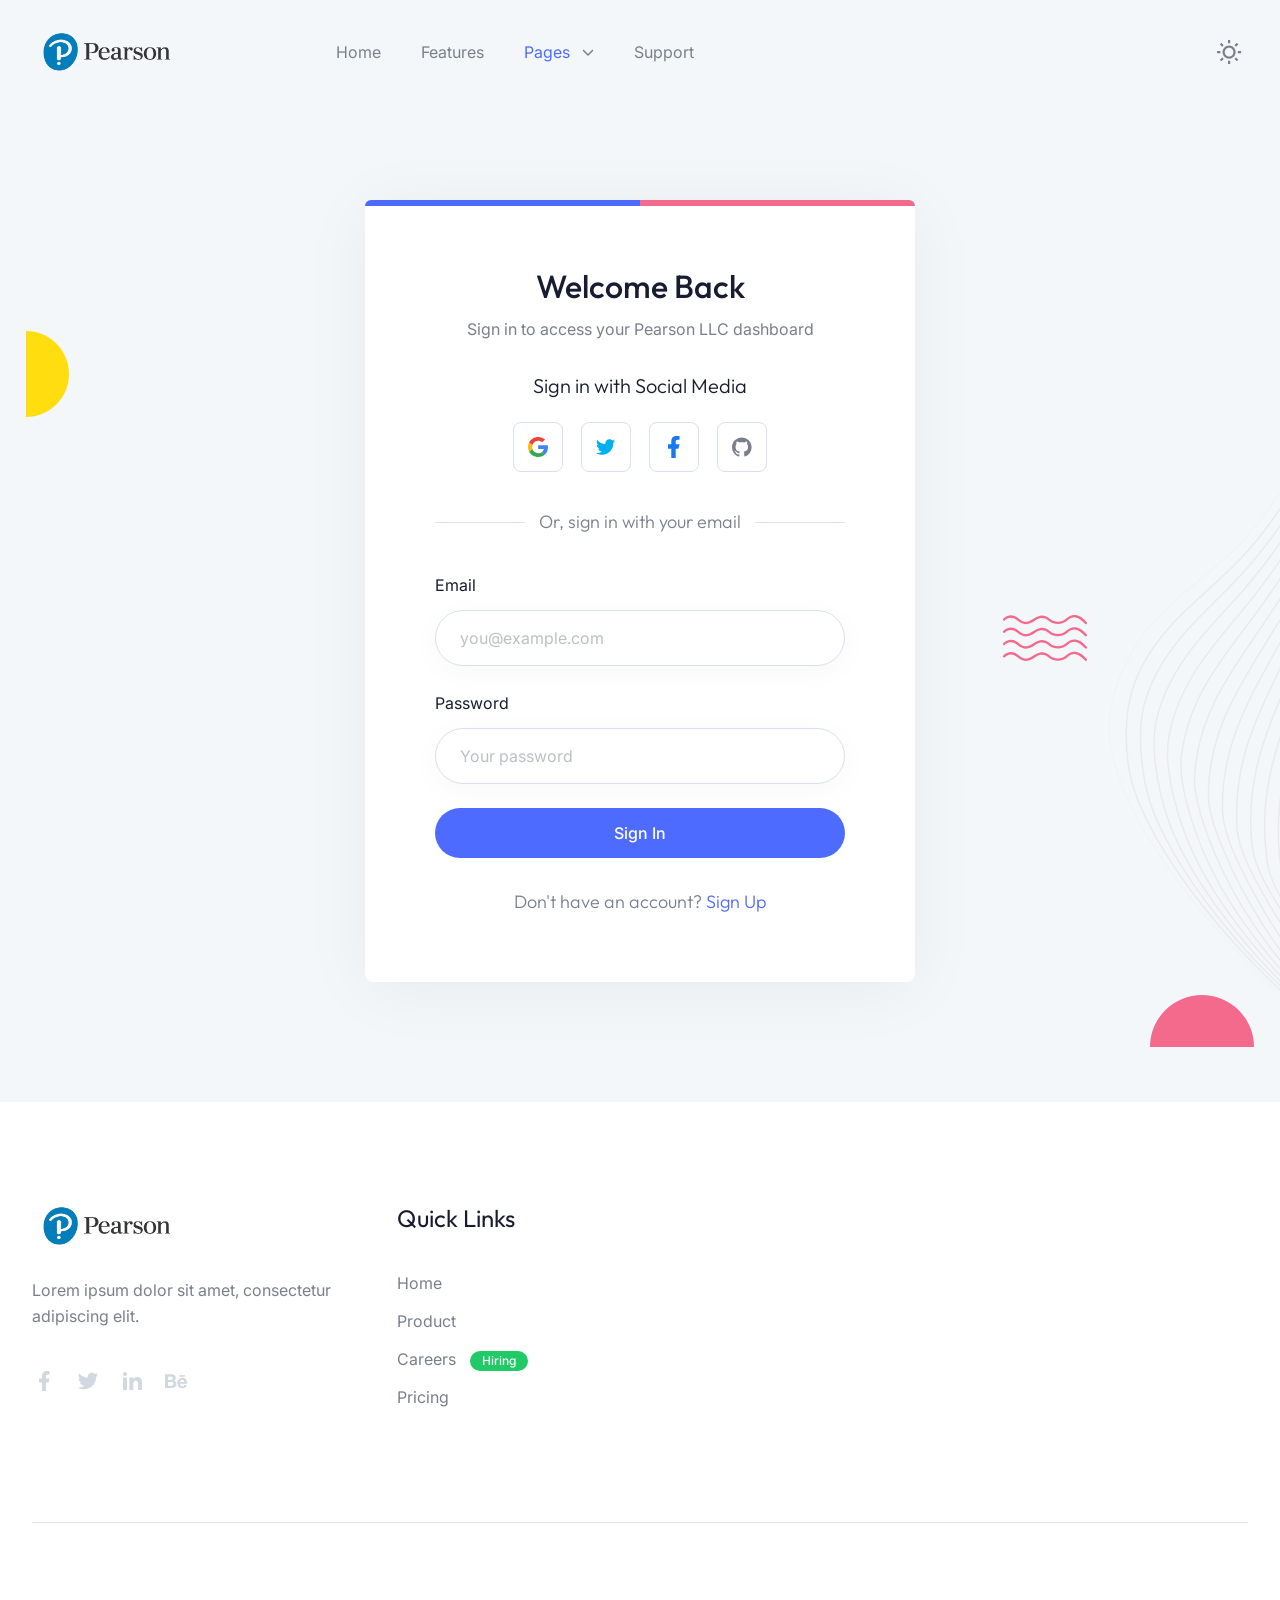
<file: dashboard.html>
<!DOCTYPE html>
<html lang="en">
  <head>
    <meta charset="UTF-8" />
    <meta http-equiv="X-UA-Compatible" content="IE=edge" />
    <meta name="viewport" content="width=device-width, initial-scale=1.0" />
    <title>Dashboard | Pearson LLC - Your Business Growth Partner</title>
  <link id="favicon" rel="icon" type="image/png" href="images/logo-dark.png" />
  <script>
    (function () {
      var stored = localStorage.getItem('darkMode');
      var dark = stored === null ? true : JSON.parse(stored);
      var link = document.getElementById('favicon');
      if (link) link.href = dark ? 'images/logo-dark.png' : 'images/logo.png';
    })();
  </script>
  <link href="style.css" rel="stylesheet"></head>
  <body
    x-data="{ page: 'dashboard', 'darkMode': true, 'stickyMenu': false, 'navigationOpen': false, 'scrollTop': false }"
    x-init="
         darkMode = JSON.parse(localStorage.getItem('darkMode'));
         $watch('darkMode', value => {
           localStorage.setItem('darkMode', JSON.stringify(value));
           const link = document.getElementById('favicon');
           if (link) link.href = value ? 'images/logo-dark.png' : 'images/logo.png';
         })"
    :class="{'b eh': darkMode === true}"
  >
    <!-- ===== Header Start ===== -->
    <header
  class="g s r vd ya cj"
  :class="{ 'hh sm _k dj bl ll' : stickyMenu }"
  @scroll.window="stickyMenu = (window.pageYOffset > 20) ? true : false"
>
  <div class="bb ze ki xn 2xl:ud-px-0 oo wf yf i">
    <div class="vd to/4 tc wf yf">
      <a href="index.html" class="pearson-logo">
        <img class="om" src="images/logo.png" alt="Pearson LLC Logo" width="160" height="48" />
        <img class="xc nm" src="images/logo-dark.png" alt="Pearson LLC Logo" width="160" height="48" />
      </a>

      <!-- Hamburger Toggle BTN -->
      <button class="po rc" @click="navigationOpen = !navigationOpen">
        <span class="rc i pf re pd">
          <span class="du-block h q vd yc">
            <span class="rc i r s eh um tg te rd eb ml jl dl" :class="{ 'ue el': !navigationOpen }"></span>
            <span class="rc i r s eh um tg te rd eb ml jl fl" :class="{ 'ue qr': !navigationOpen }"></span>
            <span class="rc i r s eh um tg te rd eb ml jl gl" :class="{ 'ue hl': !navigationOpen }"></span>
          </span>
          <span class="du-block h q vd yc lf">
            <span class="rc eh um tg ml jl el h na r ve yc" :class="{ 'sd dl': !navigationOpen }"></span>
            <span class="rc eh um tg ml jl qr h s pa vd rd" :class="{ 'sd rr': !navigationOpen }"></span>
          </span>
        </span>
      </button>
      <!-- Hamburger Toggle BTN -->
    </div>

    <div
      class="vd wo/4 sd qo f ho oo wf yf"
      :class="{ 'd hh rm sr td ud qg ug jc yh': navigationOpen }"
    >
      <nav>
        <ul class="tc _o sf yo cg ep">
          <li><a href="index.html" class="xl">Home</a></li>
          <li><a href="index.html#features" class="xl">Features</a></li>
          <li><a href="index.html#support" class="xl">Support</a></li>
        </ul>
      </nav>

      <div class="tc wf ig pb no">
        <div class="pc h io pa ra" :class="navigationOpen ? '!-ud-visible' : 'd'">
          <label class="rc ab i">
            <input type="checkbox" :value="darkMode" @change="darkMode = !darkMode" class="pf vd yc uk h r za ab" />
            <!-- Icon Sun -->
            <svg class="th om" width="25" height="25" viewBox="0 0 25 25" fill="none" xmlns="http://www.w3.org/2000/svg">
              <path d="M12.0908 18.6363C10.3549 18.6363 8.69 17.9467 7.46249 16.7192C6.23497 15.4916 5.54537 13.8268 5.54537 12.0908C5.54537 10.3549 6.23497 8.69 7.46249 7.46249C8.69 6.23497 10.3549 5.54537 12.0908 5.54537C13.8268 5.54537 15.4916 6.23497 16.7192 7.46249C17.9467 8.69 18.6363 10.3549 18.6363 12.0908C18.6363 13.8268 17.9467 15.4916 16.7192 16.7192C15.4916 17.9467 13.8268 18.6363 12.0908 18.6363ZM12.0908 16.4545C13.2481 16.4545 14.358 15.9947 15.1764 15.1764C15.9947 14.358 16.4545 13.2481 16.4545 12.0908C16.4545 10.9335 15.9947 9.8236 15.1764 9.00526C14.358 8.18692 13.2481 7.72718 12.0908 7.72718C10.9335 7.72718 9.8236 8.18692 9.00526 9.00526C8.18692 9.8236 7.72718 10.9335 7.72718 12.0908C7.72718 13.2481 8.18692 14.358 9.00526 15.1764C9.8236 15.9947 10.9335 16.4545 12.0908 16.4545ZM10.9999 0.0908203H13.1817V3.36355H10.9999V0.0908203ZM10.9999 20.8181H13.1817V24.0908H10.9999V20.8181ZM2.83446 4.377L4.377 2.83446L6.69082 5.14828L5.14828 6.69082L2.83446 4.37809V4.377ZM17.4908 19.0334L19.0334 17.4908L21.3472 19.8046L19.8046 21.3472L17.4908 19.0334ZM19.8046 2.83337L21.3472 4.377L19.0334 6.69082L17.4908 5.14828L19.8046 2.83446V2.83337ZM5.14828 17.4908L6.69082 19.0334L4.377 21.3472L2.83446 19.8046L5.14828 17.4908ZM24.0908 10.9999V13.1817H20.8181V10.9999H24.0908ZM3.36355 10.9999V13.1817H0.0908203V10.9999H3.36355Z" fill=""/>
            </svg>
            <!-- Icon Sun -->
            <img class="xc nm" src="images/icon-moon.svg" alt="Moon" />
          </label>
        </div>

      </div>
    </div>
  </div>
</header>

    <!-- ===== Header End ===== -->

    <main>
      <!-- ===== Dashboard Section Start ===== -->
      <section class="i pg fh rm ki xn vq gj qp gr hj rp hr">
        <!-- Bg Shapes -->
        <img src="images/shape-06.svg" alt="Shape" class="h j k" />
        <img src="images/shape-03.svg" alt="Shape" class="h l m" />

        <div class="bb ze ki xn 2xl:ud-px-0">
          <!-- Welcome Header -->
          <div class="animate_top rj bb mb">
            <h1 class="fk vj zp pr kk wm">Welcome to Your Dashboard, <span id="welcomeName"></span>!</h1>
            <p class="fq">Manage your projects and access Pearson LLC services from here.</p>
          </div>

          <!-- Stats Cards -->
          <div class="wc qf pn xo zf iq mb">
            <div class="animate_top sg vk rm xm yh tq rj">
              <div class="tc wf xf cf ae cd rg mh" style="width: 60px; height: 60px;">
                <svg width="30" height="30" viewBox="0 0 24 24" fill="none" xmlns="http://www.w3.org/2000/svg">
                  <path d="M3 13H11V3H3V13ZM3 21H11V15H3V21ZM13 21H21V11H13V21ZM13 3V9H21V3H13Z" fill="white"/>
                </svg>
              </div>
              <h3 class="ek tj kk wm nb">Active Projects</h3>
              <p class="fk vj kk wm">0</p>
              <p class="hk">Start your first project today</p>
            </div>

            <div class="animate_top sg vk rm xm yh tq rj">
              <div class="tc wf xf cf ae cd rg nh" style="width: 60px; height: 60px;">
                <svg width="30" height="30" viewBox="0 0 24 24" fill="none" xmlns="http://www.w3.org/2000/svg">
                  <path d="M12 2C6.48 2 2 6.48 2 12C2 17.52 6.48 22 12 22C17.52 22 22 17.52 22 12C22 6.48 17.52 2 12 2ZM13 17H11V11H13V17ZM13 9H11V7H13V9Z" fill="white"/>
                </svg>
              </div>
              <h3 class="ek tj kk wm nb">Support Tickets</h3>
              <p class="fk vj kk wm">0</p>
              <p class="hk">No open tickets</p>
            </div>

            <div class="animate_top sg vk rm xm yh tq rj">
              <div class="tc wf xf cf ae cd rg oh" style="width: 60px; height: 60px;">
                <svg width="30" height="30" viewBox="0 0 24 24" fill="none" xmlns="http://www.w3.org/2000/svg">
                  <path d="M11.8 10.9C9.53 10.31 8.8 9.7 8.8 8.75C8.8 7.66 9.81 6.9 11.5 6.9C13.28 6.9 13.94 7.75 14 9H16.21C16.14 7.28 15.09 5.7 13 5.19V3H10V5.16C8.06 5.58 6.5 6.84 6.5 8.77C6.5 11.08 8.41 12.23 11.2 12.9C13.7 13.5 14.2 14.38 14.2 15.31C14.2 16 13.71 17.1 11.5 17.1C9.44 17.1 8.63 16.18 8.52 15H6.32C6.44 17.19 8.08 18.42 10 18.83V21H13V18.85C14.95 18.48 16.5 17.35 16.5 15.3C16.5 12.46 14.07 11.49 11.8 10.9Z" fill="white"/>
                </svg>
              </div>
              <h3 class="ek tj kk wm nb">Savings This Year</h3>
              <p class="fk vj kk wm">$0</p>
              <p class="hk">Compared to US rates</p>
            </div>
          </div>

          <!-- Quick Actions -->
          <div class="animate_top sg vk rm xm yh tq mb">
            <h2 class="ek tj kk wm nb _b">Quick Actions</h2>
            <div class="wc qf pn xo zf iq">
              <a href="#" class="sg oi pi zq ml il am cn _m rj" onclick="showMessage('Project request feature coming soon!')">
                <img src="images/icon-04.svg" alt="Icon" />
                <h4 class="ek zj kk wm nb _b">Start New Project</h4>
                <p>Request a website, app, or custom solution</p>
              </a>

              <a href="#" class="sg oi pi zq ml il am cn _m rj" onclick="showMessage('Quote request feature coming soon!')">
                <img src="images/icon-05.svg" alt="Icon" />
                <h4 class="ek zj kk wm nb _b">Get a Quote</h4>
                <p>Receive a free estimate for your project</p>
              </a>

              <a href="#" class="sg oi pi zq ml il am cn _m rj" onclick="showMessage('Support ticket feature coming soon!')">
                <img src="images/icon-06.svg" alt="Icon" />
                <h4 class="ek zj kk wm nb _b">Contact Support</h4>
                <p>Get help from our US-based team</p>
              </a>

              <a href="#" class="sg oi pi zq ml il am cn _m rj" onclick="showMessage('Developer browse feature coming soon!')">
                <img src="images/icon-07.svg" alt="Icon" />
                <h4 class="ek zj kk wm nb _b">Browse Developers</h4>
                <p>View available international talent</p>
              </a>
            </div>
          </div>

          <!-- Account Info -->
          <div class="animate_top sg vk rm xm yh tq mb">
            <h2 class="ek tj kk wm nb _b">Your Account Information</h2>
            <div class="tc sf rn tn un zf dp">
              <div class="wb">
                <label class="rc kk wm vb">Full Name</label>
                <p id="accountName" class="vd hh rg zk _g ch hm dm fm pl/50 sm xm pm"></p>
              </div>
              <div class="wb">
                <label class="rc kk wm vb">Email Address</label>
                <p id="accountEmail" class="vd hh rg zk _g ch hm dm fm pl/50 sm xm pm"></p>
              </div>
              <div class="wb">
                <label class="rc kk wm vb">Member Since</label>
                <p id="accountDate" class="vd hh rg zk _g ch hm dm fm pl/50 sm xm pm"></p>
              </div>
              <div class="wb">
                <label class="rc kk wm vb">Account Status</label>
                <p class="vd hh rg zk _g ch hm dm fm pl/50 sm xm pm" style="color: #22c55e;">Active</p>
              </div>
            </div>
          </div>

          <!-- Services Overview -->
          <div class="animate_top sg vk rm xm yh tq">
            <h2 class="ek tj kk wm nb _b">Available Services</h2>
            <p class="mb">As a Pearson LLC member, you have access to:</p>
            <ul class="tc sf bg ob fb">
              <li>Professional website development at 60% less than US rates</li>
              <li>Custom mobile app creation for iOS and Android</li>
              <li>E-commerce store setup with payment processing</li>
              <li>Business automation and workflow tools</li>
              <li>Digital marketing and SEO services</li>
              <li>24/7 US-based customer support</li>
              <li>Dedicated project manager for your account</li>
              <li>30-day satisfaction guarantee on all projects</li>
            </ul>
            <div class="mt-6">
              <a href="index.html#support" class="vc ek rg lk gh ml il gi hi _l">Contact Us to Get Started</a>
            </div>
          </div>

        </div>
      </section>
      <!-- ===== Dashboard Section End ===== -->
    </main>

    <!-- ===== Footer Start ===== -->
    <footer class="ji gp">
      <div class="bb ze ki xn 2xl:ud-px-0">
        <div class="bh ch pm tc uf sf yo wf xf ap cg fp bj">
          <div class="animate_top">
            <ul class="tc wf gg">
              <li><a href="#" class="xl">Privacy Policy</a></li>
              <li><a href="#" class="xl">Terms of Service</a></li>
              <li><a href="index.html#support" class="xl">Support</a></li>
            </ul>
          </div>

          <div class="animate_top">
            <p>&copy; 2026 Pearson LLC. All rights reserved. Made in the USA.</p>
          </div>
        </div>
      </div>
    </footer>
    <!-- ===== Footer End ===== -->

    <!-- Message Modal -->
    <div id="messageModal" style="display: none; position: fixed; top: 0; left: 0; width: 100%; height: 100%; background: rgba(0,0,0,0.5); z-index: 9999; justify-content: center; align-items: center;">
      <div class="sg vk rm xm yh tq rj" style="max-width: 400px; margin: 20px;">
        <p id="modalMessage" class="ek tj kk wm"></p>
        <button onclick="closeModal()" class="vc ek rg lk gh ml il gi hi _l" style="margin-top: 20px;">OK</button>
      </div>
    </div>

    <script>
      // Check if user is logged in
      const currentUser = JSON.parse(localStorage.getItem('pearsonCurrentUser'));
      
      if (!currentUser) {
        window.location.href = 'signin.html';
      } else {
        // Populate user data
        document.getElementById('welcomeName').textContent = currentUser.fullname.split(' ')[0];
        document.getElementById('userNameDisplay').textContent = currentUser.fullname;
        document.getElementById('accountName').textContent = currentUser.fullname;
        document.getElementById('accountEmail').textContent = currentUser.email;
        document.getElementById('accountDate').textContent = new Date(currentUser.createdAt).toLocaleDateString('en-US', {
          year: 'numeric',
          month: 'long',
          day: 'numeric'
        });
      }
      
      function handleLogout() {
        localStorage.removeItem('pearsonCurrentUser');
        window.location.href = 'index.html';
      }
      
      function showMessage(msg) {
        document.getElementById('modalMessage').textContent = msg;
        document.getElementById('messageModal').style.display = 'flex';
      }
      
      function closeModal() {
        document.getElementById('messageModal').style.display = 'none';
      }
    </script>
  <script defer src="bundle.js"></script></body>
</html>
</file>
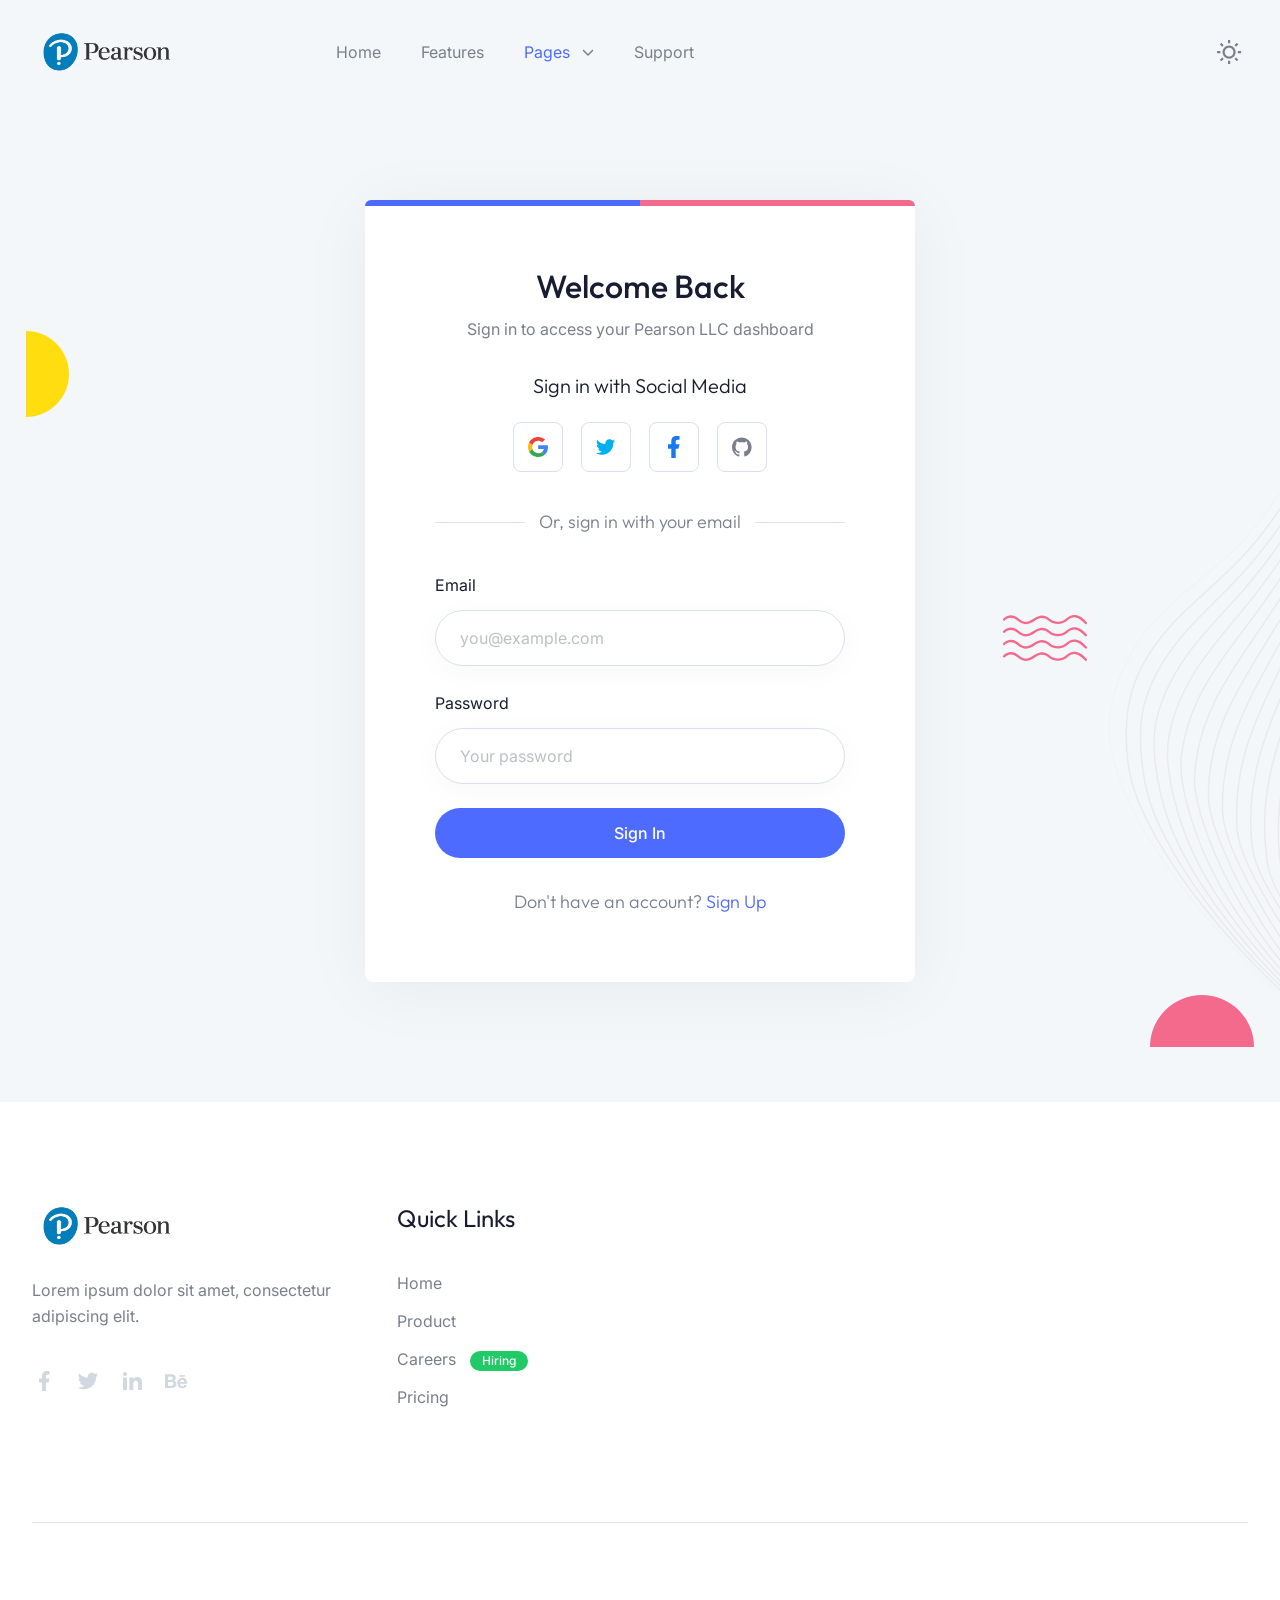
<file: signin.html>
<!DOCTYPE html>
<html lang="en">
  <head>
    <meta charset="UTF-8" />
    <meta http-equiv="X-UA-Compatible" content="IE=edge" />
    <meta name="viewport" content="width=device-width, initial-scale=1.0" />
    <title>Sign In | Pearson LLC - Affordable Tech Solutions</title>
  <link id="favicon" rel="icon" type="image/png" href="images/logo-dark.png" />
  <script>
    (function () {
      var stored = localStorage.getItem('darkMode');
      var dark = stored === null ? true : JSON.parse(stored);
      var link = document.getElementById('favicon');
      if (link) link.href = dark ? 'images/logo-dark.png' : 'images/logo.png';
    })();
  </script>
  <link href="style.css" rel="stylesheet"></head>
  <body
    x-data="{ page: 'signin', 'darkMode': true, 'stickyMenu': false, 'navigationOpen': false, 'scrollTop': false }"
    x-init="
         darkMode = JSON.parse(localStorage.getItem('darkMode'));
         $watch('darkMode', value => {
           localStorage.setItem('darkMode', JSON.stringify(value));
           const link = document.getElementById('favicon');
           if (link) link.href = value ? 'images/logo-dark.png' : 'images/logo.png';
         })"
    :class="{'b eh': darkMode === true}"
  >
    <!-- ===== Header Start ===== -->
    <header
  class="g s r vd ya cj"
  :class="{ 'hh sm _k dj bl ll' : stickyMenu }"
  @scroll.window="stickyMenu = (window.pageYOffset > 20) ? true : false"
>
  <div class="bb ze ki xn 2xl:ud-px-0 oo wf yf i">
    <div class="vd to/4 tc wf yf">
      <a href="index.html" class="pearson-logo">
        <img class="om" src="images/logo.png" alt="Pearson LLC Logo" width="160" height="48" />
        <img class="xc nm" src="images/logo-dark.png" alt="Pearson LLC Logo" width="160" height="48" />
      </a>

      <!-- Hamburger Toggle BTN -->
      <button class="po rc" @click="navigationOpen = !navigationOpen">
        <span class="rc i pf re pd">
          <span class="du-block h q vd yc">
            <span class="rc i r s eh um tg te rd eb ml jl dl" :class="{ 'ue el': !navigationOpen }"></span>
            <span class="rc i r s eh um tg te rd eb ml jl fl" :class="{ 'ue qr': !navigationOpen }"></span>
            <span class="rc i r s eh um tg te rd eb ml jl gl" :class="{ 'ue hl': !navigationOpen }"></span>
          </span>
          <span class="du-block h q vd yc lf">
            <span class="rc eh um tg ml jl el h na r ve yc" :class="{ 'sd dl': !navigationOpen }"></span>
            <span class="rc eh um tg ml jl qr h s pa vd rd" :class="{ 'sd rr': !navigationOpen }"></span>
          </span>
        </span>
      </button>
      <!-- Hamburger Toggle BTN -->
    </div>

    <div
      class="vd wo/4 sd qo f ho oo wf yf"
      :class="{ 'd hh rm sr td ud qg ug jc yh': navigationOpen }"
    >
      <nav>
        <ul class="tc _o sf yo cg ep">
          <li><a href="index.html" class="xl" :class="{ 'mk': page === 'home' }">Home</a></li>
          <li><a href="index.html#features" class="xl">Features</a></li>
          <li class="c i" x-data="{ dropdown: false }">
            <a
              href="#"
              class="xl tc wf yf bg"
              @click.prevent="dropdown = !dropdown"
              :class="{ 'mk': page === 'blog-grid' || page === 'blog-single' || page === 'signin' || page === 'signup' || page === '404' }"
            >
              Pages

              <svg
              :class="{ 'wh': dropdown }"
              class="th mm we fd pf" xmlns="http://www.w3.org/2000/svg" viewBox="0 0 512 512">
                <path d="M233.4 406.6c12.5 12.5 32.8 12.5 45.3 0l192-192c12.5-12.5 12.5-32.8 0-45.3s-32.8-12.5-45.3 0L256 338.7 86.6 169.4c-12.5-12.5-32.8-12.5-45.3 0s-12.5 32.8 0 45.3l192 192z" />
              </svg>
            </a>

            <!-- Dropdown Start -->
            <ul class="a" :class="{ 'tc': dropdown }">
              <li><a href="blog-grid.html" class="xl" :class="{ 'mk': page === 'blog-grid' }">Blog Grid</a></li>
              <li><a href="blog-single.html" class="xl" :class="{ 'mk': page === 'blog-single' }">Blog Single</a></li>
              <li><a href="404.html" class="xl" :class="{ 'mk': page === '404' }">404</a></li>
            </ul>
            <!-- Dropdown End -->
          </li>
          <li><a href="index.html#support" class="xl">Support</a></li>
        </ul>
      </nav>

      <div class="tc wf ig pb no">
        <div class="pc h io pa ra" :class="navigationOpen ? '!-ud-visible' : 'd'">
          <label class="rc ab i">
            <input type="checkbox" :value="darkMode" @change="darkMode = !darkMode" class="pf vd yc uk h r za ab" />
            <!-- Icon Sun -->
            <svg :class="{ 'wn' : page === 'home', 'xh' : page === 'home' && stickyMenu }" class="th om" width="25" height="25" viewBox="0 0 25 25" fill="none" xmlns="http://www.w3.org/2000/svg">
              <path d="M12.0908 18.6363C10.3549 18.6363 8.69 17.9467 7.46249 16.7192C6.23497 15.4916 5.54537 13.8268 5.54537 12.0908C5.54537 10.3549 6.23497 8.69 7.46249 7.46249C8.69 6.23497 10.3549 5.54537 12.0908 5.54537C13.8268 5.54537 15.4916 6.23497 16.7192 7.46249C17.9467 8.69 18.6363 10.3549 18.6363 12.0908C18.6363 13.8268 17.9467 15.4916 16.7192 16.7192C15.4916 17.9467 13.8268 18.6363 12.0908 18.6363ZM12.0908 16.4545C13.2481 16.4545 14.358 15.9947 15.1764 15.1764C15.9947 14.358 16.4545 13.2481 16.4545 12.0908C16.4545 10.9335 15.9947 9.8236 15.1764 9.00526C14.358 8.18692 13.2481 7.72718 12.0908 7.72718C10.9335 7.72718 9.8236 8.18692 9.00526 9.00526C8.18692 9.8236 7.72718 10.9335 7.72718 12.0908C7.72718 13.2481 8.18692 14.358 9.00526 15.1764C9.8236 15.9947 10.9335 16.4545 12.0908 16.4545ZM10.9999 0.0908203H13.1817V3.36355H10.9999V0.0908203ZM10.9999 20.8181H13.1817V24.0908H10.9999V20.8181ZM2.83446 4.377L4.377 2.83446L6.69082 5.14828L5.14828 6.69082L2.83446 4.37809V4.377ZM17.4908 19.0334L19.0334 17.4908L21.3472 19.8046L19.8046 21.3472L17.4908 19.0334ZM19.8046 2.83337L21.3472 4.377L19.0334 6.69082L17.4908 5.14828L19.8046 2.83446V2.83337ZM5.14828 17.4908L6.69082 19.0334L4.377 21.3472L2.83446 19.8046L5.14828 17.4908ZM24.0908 10.9999V13.1817H20.8181V10.9999H24.0908ZM3.36355 10.9999V13.1817H0.0908203V10.9999H3.36355Z" fill=""/>
            </svg>
            <!-- Icon Sun -->
            <img class="xc nm" src="images/icon-moon.svg" alt="Moon" />
          </label>
        </div>

      </div>
    </div>
  </div>
</header>

    <!-- ===== Header End ===== -->

    <main>
      <!-- ===== SignIn Form Start ===== -->
      <section class="i pg fh rm ki xn vq gj qp gr hj rp hr">
        <!-- Bg Shapes -->
        <img src="images/shape-06.svg" alt="Shape" class="h j k" />
        <img src="images/shape-03.svg" alt="Shape" class="h l m" />
        <img src="images/shape-17.svg" alt="Shape" class="h n o" />
        <img src="images/shape-18.svg" alt="Shape" class="h p q" />

        <div
          class="animate_top bb af i va sg hh sm vk xm yi _n jp hi ao kp"
        >
          <!-- Bg Border -->
          <span class="rc h r s zd/2 od zg gh"></span>
          <span class="rc h r q zd/2 od xg mh"></span>

          <div class="rj">
            <h2 class="ek ck kk wm xb">Welcome Back</h2>
            <p>Sign in to access your Pearson LLC dashboard</p>

            <h3 class="hk yj kk wm ob mc">Sign in with Social Media</h3>
            <ul class="tc wf xf mg ec">
              <li>
                <a
                  class="tc wf xf be dd di sg _g ch qm ml il bm rl/40 ym/40"
                  href="#"
                >
                  <svg width="22" height="22" viewBox="0 0 22 22" fill="none" xmlns="http://www.w3.org/2000/svg">
                    <g clip-path="url(#clip0_50_914)">
                      <path
                        d="M22.0001 11.2439C22.0134 10.4877 21.9338 9.73268 21.7629 8.99512H11.2246V13.0773H17.4105C17.2933 13.793 17.0296 14.4782 16.6352 15.0915C16.2409 15.7048 15.724 16.2336 15.1158 16.6461L15.0942 16.7828L18.4264 19.3125L18.6571 19.3351C20.7772 17.4162 21.9997 14.5928 21.9997 11.2439"
                        fill="#4285F4"
                      />
                      <path
                        d="M11.2245 22C14.255 22 16.7992 21.0222 18.6577 19.3355L15.1156 16.6465C14.1679 17.2945 12.8958 17.7467 11.2245 17.7467C9.80508 17.7386 8.42433 17.2926 7.27814 16.4721C6.13195 15.6516 5.27851 14.4982 4.83892 13.1755L4.70737 13.1865L1.24255 15.8143L1.19727 15.9377C2.13043 17.7603 3.56252 19.2925 5.33341 20.3631C7.10429 21.4338 9.14416 22.0005 11.2249 22"
                        fill="#34A853"
                      />
                      <path
                        d="M4.83889 13.1756C4.59338 12.4754 4.46669 11.7405 4.46388 11.0001C4.4684 10.2609 4.59041 9.52697 4.82552 8.82462L4.81927 8.6788L1.31196 6.00879L1.19724 6.06226C0.410039 7.59392 0 9.28503 0 11C0 12.715 0.410039 14.4061 1.19724 15.9377L4.83889 13.1756"
                        fill="#FBBC05"
                      />
                      <path
                        d="M11.2249 4.25337C12.8333 4.22889 14.3888 4.8159 15.565 5.89121L18.7329 2.86003C16.7011 0.992106 14.0106 -0.0328008 11.2249 3.27798e-05C9.14418 -0.000452376 7.10433 0.566279 5.33345 1.63686C3.56256 2.70743 2.13046 4.23965 1.19727 6.06218L4.82684 8.82455C5.27077 7.50213 6.12703 6.34962 7.27491 5.5295C8.4228 4.70938 9.80439 4.26302 11.2249 4.25337"
                        fill="#EB4335"
                      />
                    </g>
                    <defs>
                      <clipPath id="clip0_50_914">
                        <rect width="22" height="22" fill="white" />
                      </clipPath>
                    </defs>
                  </svg>
                </a>
              </li>
              <li>
                <a
                  class="tc wf xf be dd di sg _g ch qm ml il bm rl/40 ym/40"
                  href="#"
                >
                  <svg width="23" height="18" viewBox="0 0 23 18" fill="none" xmlns="http://www.w3.org/2000/svg">
                    <path
                      d="M22.1506 2.11765C21.3353 2.48824 20.4565 2.73176 19.5459 2.84824C20.4776 2.28706 21.1976 1.39765 21.5365 0.328235C20.6576 0.857647 19.6835 1.22824 18.6565 1.44C17.82 0.529412 16.6447 0 15.3106 0C12.8224 0 10.7894 2.03294 10.7894 4.54235C10.7894 4.90235 10.8318 5.25177 10.9059 5.58C7.13647 5.38941 3.78 3.57882 1.54588 0.836471C1.15412 1.50353 0.931765 2.28706 0.931765 3.11294C0.931765 4.69059 1.72588 6.08824 2.95412 6.88235C2.20235 6.88235 1.50353 6.67059 0.889412 6.35294C0.889412 6.35294 0.889412 6.35294 0.889412 6.38471C0.889412 8.58706 2.45647 10.4294 4.53176 10.8424C4.15059 10.9482 3.74823 11.0012 3.33529 11.0012C3.04941 11.0012 2.76353 10.9694 2.48823 10.9165C3.06 12.7059 4.72235 14.04 6.72353 14.0718C5.17765 15.3 3.21882 16.02 1.08 16.02C0.72 16.02 0.36 15.9988 0 15.9565C2.01176 17.2482 4.4047 18 6.96706 18C15.3106 18 19.8953 11.0753 19.8953 5.07176C19.8953 4.87059 19.8953 4.68 19.8847 4.47882C20.7741 3.84353 21.5365 3.03882 22.1506 2.11765Z"
                      fill="#00AFED"
                    />
                  </svg>
                </a>
              </li>
              <li>
                <a
                  class="tc wf xf be dd di sg _g ch qm ml il bm rl/40 ym/40"
                  href="#"
                >
                  <svg width="12" height="22" viewBox="0 0 12 22" fill="none" xmlns="http://www.w3.org/2000/svg">
                    <path
                      d="M7.7 12.65H10.45L11.55 8.25H7.7V6.05C7.7 4.917 7.7 3.85 9.9 3.85H11.55V0.154C11.1914 0.1067 9.8373 0 8.4073 0C5.4208 0 3.3 1.8227 3.3 5.17V8.25H0V12.65H3.3V22H7.7V12.65Z"
                      fill="#1877F2"
                    />
                  </svg>
                </a>
              </li>
              <li>
                <a
                  class="tc wf xf be dd di sg _g ch qm ml il bm rl/40 ym/40"
                  href="#"
                >
                  <svg width="23" height="22" viewBox="0 0 23 22" fill="none" xmlns="http://www.w3.org/2000/svg">
                    <path
                      d="M11.2731 0C9.7927 0 8.32679 0.291587 6.95907 0.858113C5.59136 1.42464 4.34862 2.25501 3.30182 3.30181C1.1877 5.41593 0 8.28329 0 11.2731C0 16.2558 3.23538 20.4832 7.7108 21.9825C8.27446 22.0727 8.45483 21.7233 8.45483 21.4189C8.45483 21.1596 8.45483 20.4494 8.45483 19.5137C5.33218 20.1901 4.66706 18.0031 4.66706 18.0031C4.1485 16.6955 3.41575 16.346 3.41575 16.346C2.3899 15.6471 3.49466 15.6696 3.49466 15.6696C4.62197 15.7485 5.21945 16.8307 5.21945 16.8307C6.20021 18.5442 7.85735 18.037 8.49992 17.7664C8.60138 17.0336 8.89448 16.5376 9.21013 16.2558C6.7075 15.974 4.08086 15.0045 4.08086 10.7094C4.08086 9.45813 4.50924 8.45482 5.24199 7.65443C5.12926 7.37261 4.7347 6.2002 5.35472 4.67834C5.35472 4.67834 6.30167 4.37396 8.45483 5.82819C9.3454 5.58018 10.3149 5.45618 11.2731 5.45618C12.2313 5.45618 13.2008 5.58018 14.0914 5.82819C16.2445 4.37396 17.1915 4.67834 17.1915 4.67834C17.8115 6.2002 17.4169 7.37261 17.3042 7.65443C18.037 8.45482 18.4653 9.45813 18.4653 10.7094C18.4653 15.0158 15.8274 15.9627 13.3135 16.2445C13.7194 16.594 14.0914 17.2817 14.0914 18.3301C14.0914 19.8407 14.0914 21.0581 14.0914 21.4189C14.0914 21.7233 14.2717 22.084 14.8467 21.9825C19.3221 20.4719 22.5462 16.2558 22.5462 11.2731C22.5462 9.79269 22.2546 8.32678 21.6881 6.95907C21.1216 5.59135 20.2912 4.34862 19.2444 3.30181C18.1976 2.25501 16.9549 1.42464 15.5871 0.858113C14.2194 0.291587 12.7535 0 11.2731 0Z"
                      fill="#79808A"
                    />
                  </svg>
                </a>
              </li>
            </ul>

            <span class="i rc sj hk xj">
              <span class="rc h s z/2 nd oe rh tm"></span>
              <span class="rc h q z/2 nd oe rh tm"></span>

              Or, sign in with your email
            </span>
          </div>

          <form class="sb" id="signinForm" onsubmit="return handleSignin(event)">
            <div id="signinMessage" class="wb rj" style="display: none;"></div>
            
            <div class="wb">
              <label class="rc kk wm vb" for="email">Email</label>
              <input
                type="email"
                name="email"
                id="email"
                placeholder="you@example.com"
                required
                class="vd hh rg zk _g ch hm dm fm pl/50 xi mi sm xm pm dn/40"
              />
            </div>

            <div class="wb">
              <label class="rc kk wm vb" for="password">Password</label>
              <input
                type="password"
                name="password"
                id="password"
                placeholder="Your password"
                required
                class="vd hh rg zk _g ch hm dm fm pl/50 xi mi sm xm pm dn/40"
              />
            </div>

            <button type="submit" class="vd rj ek rc rg gh lk ml il _l gi hi">
              Sign In
            </button>

            <p class="sj hk xj rj ob">
              Don't have an account?
              <a class="mk" href="signup.html"> Sign Up </a>
            </p>
          </form>
          
          <script>
            function handleSignin(e) {
              e.preventDefault();
              
              const email = document.getElementById('email').value;
              const password = document.getElementById('password').value;
              const messageDiv = document.getElementById('signinMessage');
              
              // Get users from localStorage
              let users = JSON.parse(localStorage.getItem('pearsonUsers')) || [];
              
              // Find user
              const user = users.find(u => u.email === email && u.password === password);
              
              if (user) {
                // Store current session
                localStorage.setItem('pearsonCurrentUser', JSON.stringify(user));
                
                messageDiv.style.display = 'block';
                messageDiv.style.color = '#22c55e';
                messageDiv.textContent = 'Login successful! Redirecting to dashboard...';
                
                setTimeout(() => {
                  window.location.href = 'dashboard.html';
                }, 1000);
              } else {
                messageDiv.style.display = 'block';
                messageDiv.style.color = '#ef4444';
                messageDiv.textContent = 'Invalid email or password. Please try again.';
              }
              
              return false;
            }
          </script>
        </div>
      </section>
      <!-- ===== SignIn Form End ===== -->
    </main>
    <!-- ===== Footer Start ===== -->
    <footer>
  <div class="bb ze ki xn 2xl:ud-px-0">
    <!-- Footer Top -->
    <div class="ji gp">
      <div class="tc uf ap gg fp">
        <div class="animate_top zd/2 to/4">
          <a href="index.html" class="pearson-logo">
            <img class="om" src="images/logo.png" alt="Pearson LLC Logo" width="160" height="48" />
        <img class="xc nm" src="images/logo-dark.png" alt="Pearson LLC Logo" width="160" height="48" />
          </a>

          <p class="lc fb">Lorem ipsum dolor sit amet, consectetur adipiscing elit.</p>

          <ul class="tc wf cg">
            <li>
              <a href="#">
                <svg class="vh ul cl il" width="24" height="24" viewBox="0 0 24 24" fill="none" xmlns="http://www.w3.org/2000/svg">
                  <g clip-path="url(#clip0_48_1499)">
                    <path d="M14 13.5H16.5L17.5 9.5H14V7.5C14 6.47 14 5.5 16 5.5H17.5V2.14C17.174 2.097 15.943 2 14.643 2C11.928 2 10 3.657 10 6.7V9.5H7V13.5H10V22H14V13.5Z" fill="" />
                  </g>
                  <defs>
                    <clipPath id="clip0_48_1499">
                      <rect width="24" height="24" fill="white" />
                    </clipPath>
                  </defs>
                </svg>
              </a>
            </li>
            <li>
              <a href="#">
                <svg class="vh ul cl il" width="24" height="24" viewBox="0 0 24 24" fill="none" xmlns="http://www.w3.org/2000/svg">
                  <g clip-path="url(#clip0_48_1502)">
                    <path
                      d="M22.162 5.65593C21.3985 5.99362 20.589 6.2154 19.76 6.31393C20.6337 5.79136 21.2877 4.96894 21.6 3.99993C20.78 4.48793 19.881 4.82993 18.944 5.01493C18.3146 4.34151 17.4803 3.89489 16.5709 3.74451C15.6615 3.59413 14.7279 3.74842 13.9153 4.18338C13.1026 4.61834 12.4564 5.30961 12.0771 6.14972C11.6978 6.98983 11.6067 7.93171 11.818 8.82893C10.1551 8.74558 8.52832 8.31345 7.04328 7.56059C5.55823 6.80773 4.24812 5.75098 3.19799 4.45893C2.82628 5.09738 2.63095 5.82315 2.63199 6.56193C2.63199 8.01193 3.36999 9.29293 4.49199 10.0429C3.828 10.022 3.17862 9.84271 2.59799 9.51993V9.57193C2.59819 10.5376 2.93236 11.4735 3.54384 12.221C4.15532 12.9684 5.00647 13.4814 5.95299 13.6729C5.33661 13.84 4.6903 13.8646 4.06299 13.7449C4.32986 14.5762 4.85 15.3031 5.55058 15.824C6.25117 16.345 7.09712 16.6337 7.96999 16.6499C7.10247 17.3313 6.10917 17.8349 5.04687 18.1321C3.98458 18.4293 2.87412 18.5142 1.77899 18.3819C3.69069 19.6114 5.91609 20.2641 8.18899 20.2619C15.882 20.2619 20.089 13.8889 20.089 8.36193C20.089 8.18193 20.084 7.99993 20.076 7.82193C20.8949 7.2301 21.6016 6.49695 22.163 5.65693L22.162 5.65593Z"
                      fill=""
                    />
                  </g>
                  <defs>
                    <clipPath id="clip0_48_1502">
                      <rect width="24" height="24" fill="white" />
                    </clipPath>
                  </defs>
                </svg>
              </a>
            </li>
            <li>
              <a href="#">
                <svg class="vh ul cl il" width="24" height="24" viewBox="0 0 24 24" fill="none" xmlns="http://www.w3.org/2000/svg">
                  <g clip-path="url(#clip0_48_1505)">
                    <path
                      d="M6.94 5.00002C6.93974 5.53046 6.72877 6.03906 6.35351 6.41394C5.97825 6.78883 5.46944 6.99929 4.939 6.99902C4.40857 6.99876 3.89997 6.78779 3.52508 6.41253C3.1502 6.03727 2.93974 5.52846 2.94 4.99802C2.94027 4.46759 3.15124 3.95899 3.5265 3.5841C3.90176 3.20922 4.41057 2.99876 4.941 2.99902C5.47144 2.99929 5.98004 3.21026 6.35492 3.58552C6.72981 3.96078 6.94027 4.46959 6.94 5.00002ZM7 8.48002H3V21H7V8.48002ZM13.32 8.48002H9.34V21H13.28V14.43C13.28 10.77 18.05 10.43 18.05 14.43V21H22V13.07C22 6.90002 14.94 7.13002 13.28 10.16L13.32 8.48002Z"
                      fill=""
                    />
                  </g>
                  <defs>
                    <clipPath id="clip0_48_1505">
                      <rect width="24" height="24" fill="white" />
                    </clipPath>
                  </defs>
                </svg>
              </a>
            </li>
            <li>
              <a href="#">
                <svg class="vh ul cl il" width="24" height="24" viewBox="0 0 24 24" xmlns="http://www.w3.org/2000/svg">
                  <g clip-path="url(#clip0_48_1508)">
                    <path
                      d="M7.443 5.3501C8.082 5.3501 8.673 5.4001 9.213 5.5481C9.70301 5.63814 10.1708 5.82293 10.59 6.0921C10.984 6.3391 11.279 6.6861 11.475 7.1311C11.672 7.5761 11.77 8.1211 11.77 8.7141C11.77 9.4071 11.623 10.0001 11.279 10.4451C10.984 10.8911 10.492 11.2861 9.902 11.5831C10.738 11.8311 11.377 12.2761 11.77 12.8691C12.164 13.4631 12.41 14.2051 12.41 15.0461C12.41 15.7391 12.262 16.3321 12.016 16.8271C11.77 17.3221 11.377 17.7671 10.934 18.0641C10.4528 18.3825 9.92084 18.6165 9.361 18.7561C8.771 18.9051 8.181 19.0041 7.591 19.0041H1V5.3501H7.443ZM7.049 10.8901C7.59 10.8901 8.033 10.7421 8.377 10.4951C8.721 10.2481 8.869 9.8021 8.869 9.2581C8.869 8.9611 8.819 8.6641 8.721 8.4671C8.623 8.2691 8.475 8.1201 8.279 7.9721C8.082 7.8731 7.885 7.7741 7.639 7.7251C7.393 7.6751 7.148 7.6751 6.852 7.6751H4V10.8911H7.05L7.049 10.8901ZM7.197 16.7281C7.492 16.7281 7.787 16.6781 8.033 16.6291C8.28138 16.5819 8.51628 16.4805 8.721 16.3321C8.92139 16.1873 9.08903 16.002 9.213 15.7881C9.311 15.5411 9.41 15.2441 9.41 14.8981C9.41 14.2051 9.213 13.7101 8.82 13.3641C8.426 13.0671 7.885 12.9191 7.246 12.9191H4V16.7291H7.197V16.7281ZM16.689 16.6781C17.082 17.0741 17.672 17.2721 18.459 17.2721C19 17.2721 19.492 17.1241 19.885 16.8771C20.279 16.5801 20.525 16.2831 20.623 15.9861H23.033C22.639 17.1731 22.049 18.0141 21.263 18.5581C20.475 19.0531 19.541 19.3501 18.41 19.3501C17.6864 19.3523 16.9688 19.2179 16.295 18.9541C15.6887 18.7266 15.148 18.3529 14.721 17.8661C14.2643 17.4107 13.9267 16.8498 13.738 16.2331C13.492 15.5901 13.393 14.8981 13.393 14.1061C13.393 13.3641 13.492 12.6721 13.738 12.0281C13.9745 11.4082 14.3245 10.8378 14.77 10.3461C15.213 9.9011 15.754 9.5061 16.344 9.2581C17.0007 8.99416 17.7022 8.85969 18.41 8.8621C19.246 8.8621 19.984 9.0111 20.623 9.3571C21.263 9.7031 21.754 10.0991 22.148 10.6931C22.5499 11.2636 22.8494 11.8998 23.033 12.5731C23.131 13.2651 23.18 13.9581 23.131 14.7491H16C16 15.5411 16.295 16.2831 16.689 16.6791V16.6781ZM19.787 11.4841C19.443 11.1381 18.902 10.9401 18.262 10.9401C17.82 10.9401 17.475 11.0391 17.18 11.1871C16.885 11.3361 16.689 11.5341 16.492 11.7321C16.311 11.9234 16.1912 12.1643 16.148 12.4241C16.098 12.6721 16.049 12.8691 16.049 13.0671H20.475C20.377 12.3251 20.131 11.8311 19.787 11.4841V11.4841ZM15.459 6.2901H20.967V7.6261H15.46V6.2901H15.459Z"
                    />
                  </g>
                  <defs>
                    <clipPath id="clip0_48_1508">
                      <rect width="24" height="24" fill="white" />
                    </clipPath>
                  </defs>
                </svg>
              </a>
            </li>
          </ul>
        </div>

        <div class="vd ro tc sf rn un gg vn">
          <div class="animate_top">
            <h4 class="kk wm tj ec">Quick Links</h4>

            <ul>
              <li><a href="#" class="sc xl vb">Home</a></li>
              <li><a href="#" class="sc xl vb">Product</a></li>
              <li>
                <a href="#" class="sc xl vb">
                  Careers 
                  <span class="sc ek uj lk nh rg zi _i nc">Hiring</span>
                </a>
              </li>
              <li><a href="#" class="sc xl vb">Pricing</a></li>
            </ul>
          </div>

          <div class="animate_top">
            <h4 class="kk wm tj ec">Services</h4>

            <ul>
              <li><a href="#" class="sc xl vb">Web Development</a></li>
              <li><a href="#" class="sc xl vb">Graphics Design</a></li>
              <li><a href="#" class="sc xl vb">Digital Marketing</a></li>
              <li><a href="#" class="sc xl vb">Ui/Ux Design</a></li>
            </ul>
          </div>

          <div class="animate_top">
            <h4 class="kk wm tj ec">Support</h4>

            <ul>
              <li><a href="#" class="sc xl vb">Company</a></li>
              <li><a href="#" class="sc xl vb">Press media</a></li>
              <li><a href="#" class="sc xl vb">Our Blog</a></li>
              <li><a href="#" class="sc xl vb">Contact Us</a></li>
            </ul>
          </div>

          <div class="animate_top">
            <h4 class="kk wm tj ec">Newsletter</h4>
            <p class="ac qe">Subscribe to receive future updates</p>

            <form action="https://formbold.com/s/unique_form_id" method="POST">
              <div class="i">
                <input
                  type="text"
                  placeholder="Email address"
                  class="vd sm _g ch pm vk xm rg gm dm dn gi mi"
                />

                <button class="h q fi">
                  <svg class="th vm ul" width="20" height="20" viewBox="0 0 20 20" fill="none" xmlns="http://www.w3.org/2000/svg">
                    <g clip-path="url(#clip0_48_1487)">
                      <path
                        d="M3.1175 1.17318L18.5025 9.63484C18.5678 9.67081 18.6223 9.72365 18.6602 9.78786C18.6982 9.85206 18.7182 9.92527 18.7182 9.99984C18.7182 10.0744 18.6982 10.1476 18.6602 10.2118C18.6223 10.276 18.5678 10.3289 18.5025 10.3648L3.1175 18.8265C3.05406 18.8614 2.98262 18.8792 2.91023 18.8781C2.83783 18.8769 2.76698 18.857 2.70465 18.8201C2.64232 18.7833 2.59066 18.7308 2.55478 18.6679C2.51889 18.6051 2.50001 18.5339 2.5 18.4615V1.53818C2.50001 1.46577 2.51889 1.39462 2.55478 1.33174C2.59066 1.26885 2.64232 1.2164 2.70465 1.17956C2.76698 1.14272 2.83783 1.12275 2.91023 1.12163C2.98262 1.12051 3.05406 1.13828 3.1175 1.17318ZM4.16667 10.8332V16.3473L15.7083 9.99984L4.16667 3.65234V9.16651H8.33333V10.8332H4.16667Z"
                        fill=""
                      />
                    </g>
                    <defs>
                      <clipPath id="clip0_48_1487">
                        <rect width="20" height="20" fill="white" />
                      </clipPath>
                    </defs>
                  </svg>
                </button>
              </div>
            </form>
          </div>
        </div>
      </div>
    </div>
    <!-- Footer Top -->

    <!-- Footer Bottom -->
    <div class="bh ch pm tc uf sf yo wf xf ap cg fp bj">
      <div class="animate_top">
        <ul class="tc wf gg">
          <li><a href="#" class="xl">English</a></li>
          <li><a href="#" class="xl">Privacy Policy</a></li>
          <li><a href="#" class="xl">Support</a></li>
        </ul>
      </div>

      <div class="animate_top">
        <p>&copy; 2026 Pearson LLC. All rights reserved. Made in the USA.</p>
      </div>
    </div>
    <!-- Footer Bottom -->
  </div>
</footer>

    <!-- ===== Footer End ===== -->

    <!-- ====== Back To Top Start ===== -->
    <button
  class="xc wf xf ie ld vg sr gh tr g sa ta _a"
  @click="window.scrollTo({top: 0, behavior: 'smooth'})"
  @scroll.window="scrollTop = (window.pageYOffset > 50) ? true : false"
  :class="{ 'uc' : scrollTop }"
>
  <svg class="uh se qd" xmlns="http://www.w3.org/2000/svg" viewBox="0 0 512 512">
    <path d="M233.4 105.4c12.5-12.5 32.8-12.5 45.3 0l192 192c12.5 12.5 12.5 32.8 0 45.3s-32.8 12.5-45.3 0L256 173.3 86.6 342.6c-12.5 12.5-32.8 12.5-45.3 0s-12.5-32.8 0-45.3l192-192z" />
  </svg>
</button>

    <!-- ====== Back To Top End ===== -->
  <script defer src="bundle.js"></script></body>
</html>
</file>
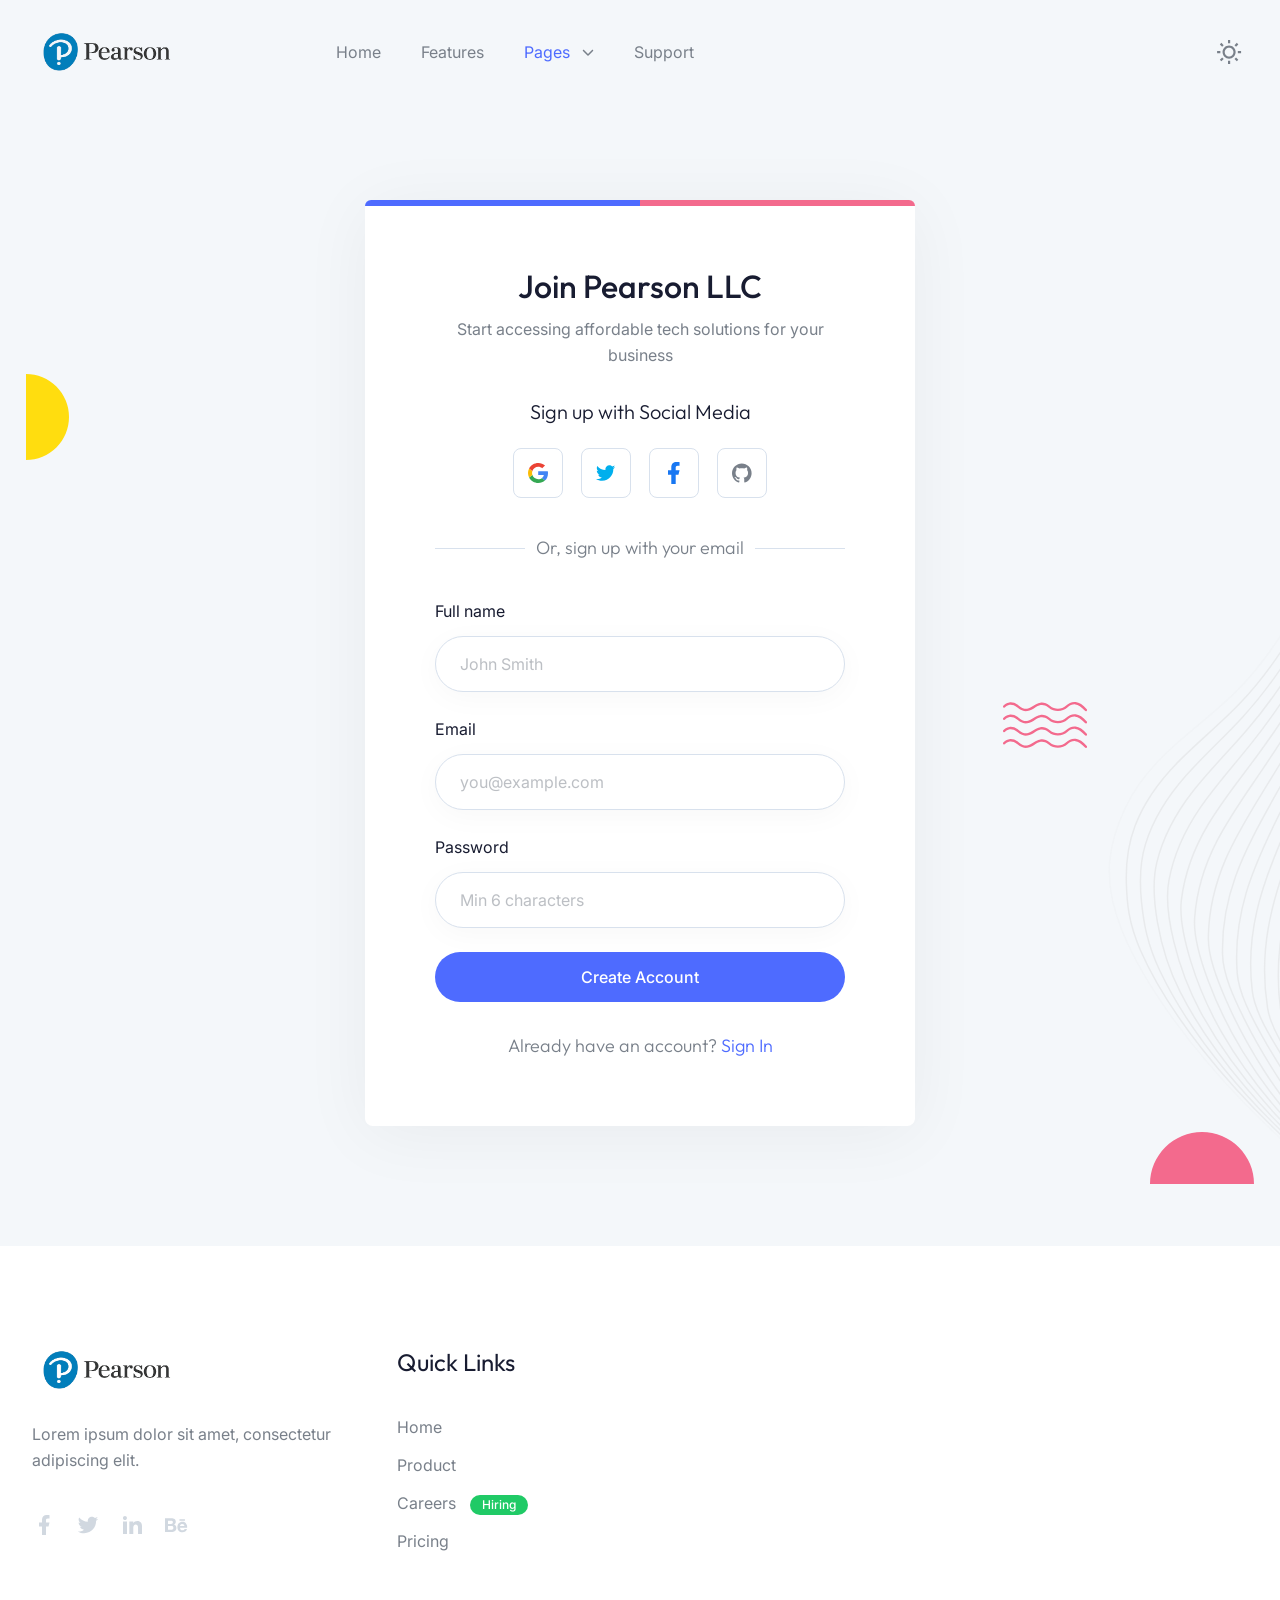
<file: signup.html>
<!DOCTYPE html>
<html lang="en">
  <head>
    <meta charset="UTF-8" />
    <meta http-equiv="X-UA-Compatible" content="IE=edge" />
    <meta name="viewport" content="width=device-width, initial-scale=1.0" />
    <title>Sign Up | Pearson LLC - Affordable Tech Solutions</title>
  <link id="favicon" rel="icon" type="image/png" href="images/logo-dark.png" />
  <script>
    (function () {
      var stored = localStorage.getItem('darkMode');
      var dark = stored === null ? true : JSON.parse(stored);
      var link = document.getElementById('favicon');
      if (link) link.href = dark ? 'images/logo-dark.png' : 'images/logo.png';
    })();
  </script>
  <link href="style.css" rel="stylesheet"></head>
  <body
    x-data="{ page: 'signup', 'darkMode': true, 'stickyMenu': false, 'navigationOpen': false, 'scrollTop': false }"
    x-init="
         darkMode = JSON.parse(localStorage.getItem('darkMode'));
         $watch('darkMode', value => {
           localStorage.setItem('darkMode', JSON.stringify(value));
           const link = document.getElementById('favicon');
           if (link) link.href = value ? 'images/logo-dark.png' : 'images/logo.png';
         })"
    :class="{'b eh': darkMode === true}"
  >
    <!-- ===== Header Start ===== -->
    <header
  class="g s r vd ya cj"
  :class="{ 'hh sm _k dj bl ll' : stickyMenu }"
  @scroll.window="stickyMenu = (window.pageYOffset > 20) ? true : false"
>
  <div class="bb ze ki xn 2xl:ud-px-0 oo wf yf i">
    <div class="vd to/4 tc wf yf">
      <a href="index.html" class="pearson-logo">
        <img class="om" src="images/logo.png" alt="Pearson LLC Logo" width="160" height="48" />
        <img class="xc nm" src="images/logo-dark.png" alt="Pearson LLC Logo" width="160" height="48" />
      </a>

      <!-- Hamburger Toggle BTN -->
      <button class="po rc" @click="navigationOpen = !navigationOpen">
        <span class="rc i pf re pd">
          <span class="du-block h q vd yc">
            <span class="rc i r s eh um tg te rd eb ml jl dl" :class="{ 'ue el': !navigationOpen }"></span>
            <span class="rc i r s eh um tg te rd eb ml jl fl" :class="{ 'ue qr': !navigationOpen }"></span>
            <span class="rc i r s eh um tg te rd eb ml jl gl" :class="{ 'ue hl': !navigationOpen }"></span>
          </span>
          <span class="du-block h q vd yc lf">
            <span class="rc eh um tg ml jl el h na r ve yc" :class="{ 'sd dl': !navigationOpen }"></span>
            <span class="rc eh um tg ml jl qr h s pa vd rd" :class="{ 'sd rr': !navigationOpen }"></span>
          </span>
        </span>
      </button>
      <!-- Hamburger Toggle BTN -->
    </div>

    <div
      class="vd wo/4 sd qo f ho oo wf yf"
      :class="{ 'd hh rm sr td ud qg ug jc yh': navigationOpen }"
    >
      <nav>
        <ul class="tc _o sf yo cg ep">
          <li><a href="index.html" class="xl" :class="{ 'mk': page === 'home' }">Home</a></li>
          <li><a href="index.html#features" class="xl">Features</a></li>
          <li class="c i" x-data="{ dropdown: false }">
            <a
              href="#"
              class="xl tc wf yf bg"
              @click.prevent="dropdown = !dropdown"
              :class="{ 'mk': page === 'blog-grid' || page === 'blog-single' || page === 'signin' || page === 'signup' || page === '404' }"
            >
              Pages

              <svg
              :class="{ 'wh': dropdown }"
              class="th mm we fd pf" xmlns="http://www.w3.org/2000/svg" viewBox="0 0 512 512">
                <path d="M233.4 406.6c12.5 12.5 32.8 12.5 45.3 0l192-192c12.5-12.5 12.5-32.8 0-45.3s-32.8-12.5-45.3 0L256 338.7 86.6 169.4c-12.5-12.5-32.8-12.5-45.3 0s-12.5 32.8 0 45.3l192 192z" />
              </svg>
            </a>

            <!-- Dropdown Start -->
            <ul class="a" :class="{ 'tc': dropdown }">
              <li><a href="blog-grid.html" class="xl" :class="{ 'mk': page === 'blog-grid' }">Blog Grid</a></li>
              <li><a href="blog-single.html" class="xl" :class="{ 'mk': page === 'blog-single' }">Blog Single</a></li>
              <li><a href="404.html" class="xl" :class="{ 'mk': page === '404' }">404</a></li>
            </ul>
            <!-- Dropdown End -->
          </li>
          <li><a href="index.html#support" class="xl">Support</a></li>
        </ul>
      </nav>

      <div class="tc wf ig pb no">
        <div class="pc h io pa ra" :class="navigationOpen ? '!-ud-visible' : 'd'">
          <label class="rc ab i">
            <input type="checkbox" :value="darkMode" @change="darkMode = !darkMode" class="pf vd yc uk h r za ab" />
            <!-- Icon Sun -->
            <svg :class="{ 'wn' : page === 'home', 'xh' : page === 'home' && stickyMenu }" class="th om" width="25" height="25" viewBox="0 0 25 25" fill="none" xmlns="http://www.w3.org/2000/svg">
              <path d="M12.0908 18.6363C10.3549 18.6363 8.69 17.9467 7.46249 16.7192C6.23497 15.4916 5.54537 13.8268 5.54537 12.0908C5.54537 10.3549 6.23497 8.69 7.46249 7.46249C8.69 6.23497 10.3549 5.54537 12.0908 5.54537C13.8268 5.54537 15.4916 6.23497 16.7192 7.46249C17.9467 8.69 18.6363 10.3549 18.6363 12.0908C18.6363 13.8268 17.9467 15.4916 16.7192 16.7192C15.4916 17.9467 13.8268 18.6363 12.0908 18.6363ZM12.0908 16.4545C13.2481 16.4545 14.358 15.9947 15.1764 15.1764C15.9947 14.358 16.4545 13.2481 16.4545 12.0908C16.4545 10.9335 15.9947 9.8236 15.1764 9.00526C14.358 8.18692 13.2481 7.72718 12.0908 7.72718C10.9335 7.72718 9.8236 8.18692 9.00526 9.00526C8.18692 9.8236 7.72718 10.9335 7.72718 12.0908C7.72718 13.2481 8.18692 14.358 9.00526 15.1764C9.8236 15.9947 10.9335 16.4545 12.0908 16.4545ZM10.9999 0.0908203H13.1817V3.36355H10.9999V0.0908203ZM10.9999 20.8181H13.1817V24.0908H10.9999V20.8181ZM2.83446 4.377L4.377 2.83446L6.69082 5.14828L5.14828 6.69082L2.83446 4.37809V4.377ZM17.4908 19.0334L19.0334 17.4908L21.3472 19.8046L19.8046 21.3472L17.4908 19.0334ZM19.8046 2.83337L21.3472 4.377L19.0334 6.69082L17.4908 5.14828L19.8046 2.83446V2.83337ZM5.14828 17.4908L6.69082 19.0334L4.377 21.3472L2.83446 19.8046L5.14828 17.4908ZM24.0908 10.9999V13.1817H20.8181V10.9999H24.0908ZM3.36355 10.9999V13.1817H0.0908203V10.9999H3.36355Z" fill=""/>
            </svg>
            <!-- Icon Sun -->
            <img class="xc nm" src="images/icon-moon.svg" alt="Moon" />
          </label>
        </div>

      </div>
    </div>
  </div>
</header>

    <!-- ===== Header End ===== -->

    <main>
      <!-- ===== SignUp Form Start ===== -->
      <section class="i pg fh rm ki xn vq gj qp gr hj rp hr">
        <!-- Bg Shapes -->
        <img src="images/shape-06.svg" alt="Shape" class="h j k" />
        <img src="images/shape-03.svg" alt="Shape" class="h l m" />
        <img src="images/shape-17.svg" alt="Shape" class="h n o" />
        <img src="images/shape-18.svg" alt="Shape" class="h p q" />

        <div class="animate_top bb af i va sg hh sm vk xm yi _n jp hi ao kp">
          <!-- Bg Border -->
          <span class="rc h r s zd/2 od zg gh"></span>
          <span class="rc h r q zd/2 od xg mh"></span>

          <div class="rj">
            <h2 class="ek ck kk wm xb">Join Pearson LLC</h2>
            <p>Start accessing affordable tech solutions for your business</p>

            <h3 class="hk yj kk wm ob mc">Sign up with Social Media</h3>
            <ul class="tc wf xf mg ec">
              <li>
                <a
                  class="tc wf xf be dd di sg _g ch qm ml il bm rl/40 ym/40"
                  href="#"
                >
                  <svg width="22" height="22" viewBox="0 0 22 22" fill="none" xmlns="http://www.w3.org/2000/svg">
                    <g clip-path="url(#clip0_50_914)">
                      <path
                        d="M22.0001 11.2439C22.0134 10.4877 21.9338 9.73268 21.7629 8.99512H11.2246V13.0773H17.4105C17.2933 13.793 17.0296 14.4782 16.6352 15.0915C16.2409 15.7048 15.724 16.2336 15.1158 16.6461L15.0942 16.7828L18.4264 19.3125L18.6571 19.3351C20.7772 17.4162 21.9997 14.5928 21.9997 11.2439"
                        fill="#4285F4"
                      />
                      <path
                        d="M11.2245 22C14.255 22 16.7992 21.0222 18.6577 19.3355L15.1156 16.6465C14.1679 17.2945 12.8958 17.7467 11.2245 17.7467C9.80508 17.7386 8.42433 17.2926 7.27814 16.4721C6.13195 15.6516 5.27851 14.4982 4.83892 13.1755L4.70737 13.1865L1.24255 15.8143L1.19727 15.9377C2.13043 17.7603 3.56252 19.2925 5.33341 20.3631C7.10429 21.4338 9.14416 22.0005 11.2249 22"
                        fill="#34A853"
                      />
                      <path
                        d="M4.83889 13.1756C4.59338 12.4754 4.46669 11.7405 4.46388 11.0001C4.4684 10.2609 4.59041 9.52697 4.82552 8.82462L4.81927 8.6788L1.31196 6.00879L1.19724 6.06226C0.410039 7.59392 0 9.28503 0 11C0 12.715 0.410039 14.4061 1.19724 15.9377L4.83889 13.1756"
                        fill="#FBBC05"
                      />
                      <path
                        d="M11.2249 4.25337C12.8333 4.22889 14.3888 4.8159 15.565 5.89121L18.7329 2.86003C16.7011 0.992106 14.0106 -0.0328008 11.2249 3.27798e-05C9.14418 -0.000452376 7.10433 0.566279 5.33345 1.63686C3.56256 2.70743 2.13046 4.23965 1.19727 6.06218L4.82684 8.82455C5.27077 7.50213 6.12703 6.34962 7.27491 5.5295C8.4228 4.70938 9.80439 4.26302 11.2249 4.25337"
                        fill="#EB4335"
                      />
                    </g>
                    <defs>
                      <clipPath id="clip0_50_914">
                        <rect width="22" height="22" fill="white" />
                      </clipPath>
                    </defs>
                  </svg>
                </a>
              </li>
              <li>
                <a
                  class="tc wf xf be dd di sg _g ch qm ml il bm rl/40 ym/40"
                  href="#"
                >
                  <svg width="23" height="18" viewBox="0 0 23 18" fill="none" xmlns="http://www.w3.org/2000/svg">
                    <path
                      d="M22.1506 2.11765C21.3353 2.48824 20.4565 2.73176 19.5459 2.84824C20.4776 2.28706 21.1976 1.39765 21.5365 0.328235C20.6576 0.857647 19.6835 1.22824 18.6565 1.44C17.82 0.529412 16.6447 0 15.3106 0C12.8224 0 10.7894 2.03294 10.7894 4.54235C10.7894 4.90235 10.8318 5.25177 10.9059 5.58C7.13647 5.38941 3.78 3.57882 1.54588 0.836471C1.15412 1.50353 0.931765 2.28706 0.931765 3.11294C0.931765 4.69059 1.72588 6.08824 2.95412 6.88235C2.20235 6.88235 1.50353 6.67059 0.889412 6.35294C0.889412 6.35294 0.889412 6.35294 0.889412 6.38471C0.889412 8.58706 2.45647 10.4294 4.53176 10.8424C4.15059 10.9482 3.74823 11.0012 3.33529 11.0012C3.04941 11.0012 2.76353 10.9694 2.48823 10.9165C3.06 12.7059 4.72235 14.04 6.72353 14.0718C5.17765 15.3 3.21882 16.02 1.08 16.02C0.72 16.02 0.36 15.9988 0 15.9565C2.01176 17.2482 4.4047 18 6.96706 18C15.3106 18 19.8953 11.0753 19.8953 5.07176C19.8953 4.87059 19.8953 4.68 19.8847 4.47882C20.7741 3.84353 21.5365 3.03882 22.1506 2.11765Z"
                      fill="#00AFED"
                    />
                  </svg>
                </a>
              </li>
              <li>
                <a
                  class="tc wf xf be dd di sg _g ch qm ml il bm rl/40 ym/40"
                  href="#"
                >
                  <svg width="12" height="22" viewBox="0 0 12 22" fill="none" xmlns="http://www.w3.org/2000/svg">
                    <path
                      d="M7.7 12.65H10.45L11.55 8.25H7.7V6.05C7.7 4.917 7.7 3.85 9.9 3.85H11.55V0.154C11.1914 0.1067 9.8373 0 8.4073 0C5.4208 0 3.3 1.8227 3.3 5.17V8.25H0V12.65H3.3V22H7.7V12.65Z"
                      fill="#1877F2"
                    />
                  </svg>
                </a>
              </li>
              <li>
                <a
                  class="tc wf xf be dd di sg _g ch qm ml il bm rl/40 ym/40"
                  href="#"
                >
                  <svg width="23" height="22" viewBox="0 0 23 22" fill="none" xmlns="http://www.w3.org/2000/svg">
                    <path
                      d="M11.2731 0C9.7927 0 8.32679 0.291587 6.95907 0.858113C5.59136 1.42464 4.34862 2.25501 3.30182 3.30181C1.1877 5.41593 0 8.28329 0 11.2731C0 16.2558 3.23538 20.4832 7.7108 21.9825C8.27446 22.0727 8.45483 21.7233 8.45483 21.4189C8.45483 21.1596 8.45483 20.4494 8.45483 19.5137C5.33218 20.1901 4.66706 18.0031 4.66706 18.0031C4.1485 16.6955 3.41575 16.346 3.41575 16.346C2.3899 15.6471 3.49466 15.6696 3.49466 15.6696C4.62197 15.7485 5.21945 16.8307 5.21945 16.8307C6.20021 18.5442 7.85735 18.037 8.49992 17.7664C8.60138 17.0336 8.89448 16.5376 9.21013 16.2558C6.7075 15.974 4.08086 15.0045 4.08086 10.7094C4.08086 9.45813 4.50924 8.45482 5.24199 7.65443C5.12926 7.37261 4.7347 6.2002 5.35472 4.67834C5.35472 4.67834 6.30167 4.37396 8.45483 5.82819C9.3454 5.58018 10.3149 5.45618 11.2731 5.45618C12.2313 5.45618 13.2008 5.58018 14.0914 5.82819C16.2445 4.37396 17.1915 4.67834 17.1915 4.67834C17.8115 6.2002 17.4169 7.37261 17.3042 7.65443C18.037 8.45482 18.4653 9.45813 18.4653 10.7094C18.4653 15.0158 15.8274 15.9627 13.3135 16.2445C13.7194 16.594 14.0914 17.2817 14.0914 18.3301C14.0914 19.8407 14.0914 21.0581 14.0914 21.4189C14.0914 21.7233 14.2717 22.084 14.8467 21.9825C19.3221 20.4719 22.5462 16.2558 22.5462 11.2731C22.5462 9.79269 22.2546 8.32678 21.6881 6.95907C21.1216 5.59135 20.2912 4.34862 19.2444 3.30181C18.1976 2.25501 16.9549 1.42464 15.5871 0.858113C14.2194 0.291587 12.7535 0 11.2731 0Z"
                      fill="#79808A"
                    />
                  </svg>
                </a>
              </li>
            </ul>

            <span class="i rc sj hk xj">
              <span class="rc h s z/2 nd oe rh tm"></span>
              <span class="rc h q z/2 nd oe rh tm"></span>

              Or, sign up with your email
            </span>
          </div>

          <form class="sb" id="signupForm" onsubmit="return handleSignup(event)">
            <div id="signupMessage" class="wb rj" style="display: none;"></div>
            
            <div class="wb">
              <label class="rc kk wm vb" for="fullname">Full name</label>
              <input
                type="text"
                name="fullname"
                id="fullname"
                placeholder="John Smith"
                required
                class="vd hh rg zk _g ch hm dm fm pl/50 xi mi sm xm pm dn/40"
              />
            </div>

            <div class="wb">
              <label class="rc kk wm vb" for="email">Email</label>
              <input
                type="email"
                name="email"
                id="email"
                placeholder="you@example.com"
                required
                class="vd hh rg zk _g ch hm dm fm pl/50 xi mi sm xm pm dn/40"
              />
            </div>

            <div class="wb">
              <label class="rc kk wm vb" for="password">Password</label>
              <input
                type="password"
                name="password"
                id="password"
                placeholder="Min 6 characters"
                required
                minlength="6"
                class="vd hh rg zk _g ch hm dm fm pl/50 xi mi sm xm pm dn/40"
              />
            </div>

            <button type="submit" class="vd rj ek rc rg gh lk ml il _l gi hi">
              Create Account
            </button>

            <p class="sj hk xj rj ob">
              Already have an account?
              <a class="mk" href="signin.html"> Sign In </a>
            </p>
          </form>
          
          <script>
            function handleSignup(e) {
              e.preventDefault();
              
              const fullname = document.getElementById('fullname').value;
              const email = document.getElementById('email').value;
              const password = document.getElementById('password').value;
              const messageDiv = document.getElementById('signupMessage');
              
              // Get existing users or create empty array
              let users = JSON.parse(localStorage.getItem('pearsonUsers')) || [];
              
              // Check if email already exists
              if (users.find(u => u.email === email)) {
                messageDiv.style.display = 'block';
                messageDiv.style.color = '#ef4444';
                messageDiv.textContent = 'This email is already registered. Please sign in.';
                return false;
              }
              
              // Add new user
              users.push({
                id: Date.now(),
                fullname: fullname,
                email: email,
                password: password,
                createdAt: new Date().toISOString()
              });
              
              localStorage.setItem('pearsonUsers', JSON.stringify(users));
              
              // Show success message
              messageDiv.style.display = 'block';
              messageDiv.style.color = '#22c55e';
              messageDiv.textContent = 'Account created successfully! Redirecting to sign in...';
              
              // Redirect to signin
              setTimeout(() => {
                window.location.href = 'signin.html';
              }, 1500);
              
              return false;
            }
          </script>
        </div>
      </section>
      <!-- ===== SignUp Form End ===== -->
    </main>
    <!-- ===== Footer Start ===== -->
    <footer>
  <div class="bb ze ki xn 2xl:ud-px-0">
    <!-- Footer Top -->
    <div class="ji gp">
      <div class="tc uf ap gg fp">
        <div class="animate_top zd/2 to/4">
          <a href="index.html" class="pearson-logo">
            <img class="om" src="images/logo.png" alt="Pearson LLC Logo" width="160" height="48" />
        <img class="xc nm" src="images/logo-dark.png" alt="Pearson LLC Logo" width="160" height="48" />
          </a>

          <p class="lc fb">Lorem ipsum dolor sit amet, consectetur adipiscing elit.</p>

          <ul class="tc wf cg">
            <li>
              <a href="#">
                <svg class="vh ul cl il" width="24" height="24" viewBox="0 0 24 24" fill="none" xmlns="http://www.w3.org/2000/svg">
                  <g clip-path="url(#clip0_48_1499)">
                    <path d="M14 13.5H16.5L17.5 9.5H14V7.5C14 6.47 14 5.5 16 5.5H17.5V2.14C17.174 2.097 15.943 2 14.643 2C11.928 2 10 3.657 10 6.7V9.5H7V13.5H10V22H14V13.5Z" fill="" />
                  </g>
                  <defs>
                    <clipPath id="clip0_48_1499">
                      <rect width="24" height="24" fill="white" />
                    </clipPath>
                  </defs>
                </svg>
              </a>
            </li>
            <li>
              <a href="#">
                <svg class="vh ul cl il" width="24" height="24" viewBox="0 0 24 24" fill="none" xmlns="http://www.w3.org/2000/svg">
                  <g clip-path="url(#clip0_48_1502)">
                    <path
                      d="M22.162 5.65593C21.3985 5.99362 20.589 6.2154 19.76 6.31393C20.6337 5.79136 21.2877 4.96894 21.6 3.99993C20.78 4.48793 19.881 4.82993 18.944 5.01493C18.3146 4.34151 17.4803 3.89489 16.5709 3.74451C15.6615 3.59413 14.7279 3.74842 13.9153 4.18338C13.1026 4.61834 12.4564 5.30961 12.0771 6.14972C11.6978 6.98983 11.6067 7.93171 11.818 8.82893C10.1551 8.74558 8.52832 8.31345 7.04328 7.56059C5.55823 6.80773 4.24812 5.75098 3.19799 4.45893C2.82628 5.09738 2.63095 5.82315 2.63199 6.56193C2.63199 8.01193 3.36999 9.29293 4.49199 10.0429C3.828 10.022 3.17862 9.84271 2.59799 9.51993V9.57193C2.59819 10.5376 2.93236 11.4735 3.54384 12.221C4.15532 12.9684 5.00647 13.4814 5.95299 13.6729C5.33661 13.84 4.6903 13.8646 4.06299 13.7449C4.32986 14.5762 4.85 15.3031 5.55058 15.824C6.25117 16.345 7.09712 16.6337 7.96999 16.6499C7.10247 17.3313 6.10917 17.8349 5.04687 18.1321C3.98458 18.4293 2.87412 18.5142 1.77899 18.3819C3.69069 19.6114 5.91609 20.2641 8.18899 20.2619C15.882 20.2619 20.089 13.8889 20.089 8.36193C20.089 8.18193 20.084 7.99993 20.076 7.82193C20.8949 7.2301 21.6016 6.49695 22.163 5.65693L22.162 5.65593Z"
                      fill=""
                    />
                  </g>
                  <defs>
                    <clipPath id="clip0_48_1502">
                      <rect width="24" height="24" fill="white" />
                    </clipPath>
                  </defs>
                </svg>
              </a>
            </li>
            <li>
              <a href="#">
                <svg class="vh ul cl il" width="24" height="24" viewBox="0 0 24 24" fill="none" xmlns="http://www.w3.org/2000/svg">
                  <g clip-path="url(#clip0_48_1505)">
                    <path
                      d="M6.94 5.00002C6.93974 5.53046 6.72877 6.03906 6.35351 6.41394C5.97825 6.78883 5.46944 6.99929 4.939 6.99902C4.40857 6.99876 3.89997 6.78779 3.52508 6.41253C3.1502 6.03727 2.93974 5.52846 2.94 4.99802C2.94027 4.46759 3.15124 3.95899 3.5265 3.5841C3.90176 3.20922 4.41057 2.99876 4.941 2.99902C5.47144 2.99929 5.98004 3.21026 6.35492 3.58552C6.72981 3.96078 6.94027 4.46959 6.94 5.00002ZM7 8.48002H3V21H7V8.48002ZM13.32 8.48002H9.34V21H13.28V14.43C13.28 10.77 18.05 10.43 18.05 14.43V21H22V13.07C22 6.90002 14.94 7.13002 13.28 10.16L13.32 8.48002Z"
                      fill=""
                    />
                  </g>
                  <defs>
                    <clipPath id="clip0_48_1505">
                      <rect width="24" height="24" fill="white" />
                    </clipPath>
                  </defs>
                </svg>
              </a>
            </li>
            <li>
              <a href="#">
                <svg class="vh ul cl il" width="24" height="24" viewBox="0 0 24 24" xmlns="http://www.w3.org/2000/svg">
                  <g clip-path="url(#clip0_48_1508)">
                    <path
                      d="M7.443 5.3501C8.082 5.3501 8.673 5.4001 9.213 5.5481C9.70301 5.63814 10.1708 5.82293 10.59 6.0921C10.984 6.3391 11.279 6.6861 11.475 7.1311C11.672 7.5761 11.77 8.1211 11.77 8.7141C11.77 9.4071 11.623 10.0001 11.279 10.4451C10.984 10.8911 10.492 11.2861 9.902 11.5831C10.738 11.8311 11.377 12.2761 11.77 12.8691C12.164 13.4631 12.41 14.2051 12.41 15.0461C12.41 15.7391 12.262 16.3321 12.016 16.8271C11.77 17.3221 11.377 17.7671 10.934 18.0641C10.4528 18.3825 9.92084 18.6165 9.361 18.7561C8.771 18.9051 8.181 19.0041 7.591 19.0041H1V5.3501H7.443ZM7.049 10.8901C7.59 10.8901 8.033 10.7421 8.377 10.4951C8.721 10.2481 8.869 9.8021 8.869 9.2581C8.869 8.9611 8.819 8.6641 8.721 8.4671C8.623 8.2691 8.475 8.1201 8.279 7.9721C8.082 7.8731 7.885 7.7741 7.639 7.7251C7.393 7.6751 7.148 7.6751 6.852 7.6751H4V10.8911H7.05L7.049 10.8901ZM7.197 16.7281C7.492 16.7281 7.787 16.6781 8.033 16.6291C8.28138 16.5819 8.51628 16.4805 8.721 16.3321C8.92139 16.1873 9.08903 16.002 9.213 15.7881C9.311 15.5411 9.41 15.2441 9.41 14.8981C9.41 14.2051 9.213 13.7101 8.82 13.3641C8.426 13.0671 7.885 12.9191 7.246 12.9191H4V16.7291H7.197V16.7281ZM16.689 16.6781C17.082 17.0741 17.672 17.2721 18.459 17.2721C19 17.2721 19.492 17.1241 19.885 16.8771C20.279 16.5801 20.525 16.2831 20.623 15.9861H23.033C22.639 17.1731 22.049 18.0141 21.263 18.5581C20.475 19.0531 19.541 19.3501 18.41 19.3501C17.6864 19.3523 16.9688 19.2179 16.295 18.9541C15.6887 18.7266 15.148 18.3529 14.721 17.8661C14.2643 17.4107 13.9267 16.8498 13.738 16.2331C13.492 15.5901 13.393 14.8981 13.393 14.1061C13.393 13.3641 13.492 12.6721 13.738 12.0281C13.9745 11.4082 14.3245 10.8378 14.77 10.3461C15.213 9.9011 15.754 9.5061 16.344 9.2581C17.0007 8.99416 17.7022 8.85969 18.41 8.8621C19.246 8.8621 19.984 9.0111 20.623 9.3571C21.263 9.7031 21.754 10.0991 22.148 10.6931C22.5499 11.2636 22.8494 11.8998 23.033 12.5731C23.131 13.2651 23.18 13.9581 23.131 14.7491H16C16 15.5411 16.295 16.2831 16.689 16.6791V16.6781ZM19.787 11.4841C19.443 11.1381 18.902 10.9401 18.262 10.9401C17.82 10.9401 17.475 11.0391 17.18 11.1871C16.885 11.3361 16.689 11.5341 16.492 11.7321C16.311 11.9234 16.1912 12.1643 16.148 12.4241C16.098 12.6721 16.049 12.8691 16.049 13.0671H20.475C20.377 12.3251 20.131 11.8311 19.787 11.4841V11.4841ZM15.459 6.2901H20.967V7.6261H15.46V6.2901H15.459Z"
                    />
                  </g>
                  <defs>
                    <clipPath id="clip0_48_1508">
                      <rect width="24" height="24" fill="white" />
                    </clipPath>
                  </defs>
                </svg>
              </a>
            </li>
          </ul>
        </div>

        <div class="vd ro tc sf rn un gg vn">
          <div class="animate_top">
            <h4 class="kk wm tj ec">Quick Links</h4>

            <ul>
              <li><a href="#" class="sc xl vb">Home</a></li>
              <li><a href="#" class="sc xl vb">Product</a></li>
              <li>
                <a href="#" class="sc xl vb">
                  Careers 
                  <span class="sc ek uj lk nh rg zi _i nc">Hiring</span>
                </a>
              </li>
              <li><a href="#" class="sc xl vb">Pricing</a></li>
            </ul>
          </div>

          <div class="animate_top">
            <h4 class="kk wm tj ec">Services</h4>

            <ul>
              <li><a href="#" class="sc xl vb">Web Development</a></li>
              <li><a href="#" class="sc xl vb">Graphics Design</a></li>
              <li><a href="#" class="sc xl vb">Digital Marketing</a></li>
              <li><a href="#" class="sc xl vb">Ui/Ux Design</a></li>
            </ul>
          </div>

          <div class="animate_top">
            <h4 class="kk wm tj ec">Support</h4>

            <ul>
              <li><a href="#" class="sc xl vb">Company</a></li>
              <li><a href="#" class="sc xl vb">Press media</a></li>
              <li><a href="#" class="sc xl vb">Our Blog</a></li>
              <li><a href="#" class="sc xl vb">Contact Us</a></li>
            </ul>
          </div>

          <div class="animate_top">
            <h4 class="kk wm tj ec">Newsletter</h4>
            <p class="ac qe">Subscribe to receive future updates</p>

            <form action="https://formbold.com/s/unique_form_id" method="POST">
              <div class="i">
                <input
                  type="text"
                  placeholder="Email address"
                  class="vd sm _g ch pm vk xm rg gm dm dn gi mi"
                />

                <button class="h q fi">
                  <svg class="th vm ul" width="20" height="20" viewBox="0 0 20 20" fill="none" xmlns="http://www.w3.org/2000/svg">
                    <g clip-path="url(#clip0_48_1487)">
                      <path
                        d="M3.1175 1.17318L18.5025 9.63484C18.5678 9.67081 18.6223 9.72365 18.6602 9.78786C18.6982 9.85206 18.7182 9.92527 18.7182 9.99984C18.7182 10.0744 18.6982 10.1476 18.6602 10.2118C18.6223 10.276 18.5678 10.3289 18.5025 10.3648L3.1175 18.8265C3.05406 18.8614 2.98262 18.8792 2.91023 18.8781C2.83783 18.8769 2.76698 18.857 2.70465 18.8201C2.64232 18.7833 2.59066 18.7308 2.55478 18.6679C2.51889 18.6051 2.50001 18.5339 2.5 18.4615V1.53818C2.50001 1.46577 2.51889 1.39462 2.55478 1.33174C2.59066 1.26885 2.64232 1.2164 2.70465 1.17956C2.76698 1.14272 2.83783 1.12275 2.91023 1.12163C2.98262 1.12051 3.05406 1.13828 3.1175 1.17318ZM4.16667 10.8332V16.3473L15.7083 9.99984L4.16667 3.65234V9.16651H8.33333V10.8332H4.16667Z"
                        fill=""
                      />
                    </g>
                    <defs>
                      <clipPath id="clip0_48_1487">
                        <rect width="20" height="20" fill="white" />
                      </clipPath>
                    </defs>
                  </svg>
                </button>
              </div>
            </form>
          </div>
        </div>
      </div>
    </div>
    <!-- Footer Top -->

    <!-- Footer Bottom -->
    <div class="bh ch pm tc uf sf yo wf xf ap cg fp bj">
      <div class="animate_top">
        <ul class="tc wf gg">
          <li><a href="#" class="xl">English</a></li>
          <li><a href="#" class="xl">Privacy Policy</a></li>
          <li><a href="#" class="xl">Support</a></li>
        </ul>
      </div>

      <div class="animate_top">
        <p>&copy; 2026 Pearson LLC. All rights reserved. Made in the USA.</p>
      </div>
    </div>
    <!-- Footer Bottom -->
  </div>
</footer>

    <!-- ===== Footer End ===== -->

    <!-- ====== Back To Top Start ===== -->
    <button
  class="xc wf xf ie ld vg sr gh tr g sa ta _a"
  @click="window.scrollTo({top: 0, behavior: 'smooth'})"
  @scroll.window="scrollTop = (window.pageYOffset > 50) ? true : false"
  :class="{ 'uc' : scrollTop }"
>
  <svg class="uh se qd" xmlns="http://www.w3.org/2000/svg" viewBox="0 0 512 512">
    <path d="M233.4 105.4c12.5-12.5 32.8-12.5 45.3 0l192 192c12.5 12.5 12.5 32.8 0 45.3s-32.8 12.5-45.3 0L256 173.3 86.6 342.6c-12.5 12.5-32.8 12.5-45.3 0s-12.5-32.8 0-45.3l192-192z" />
  </svg>
</button>

    <!-- ====== Back To Top End ===== -->
  <script defer src="bundle.js"></script></body>
</html>
</file>
